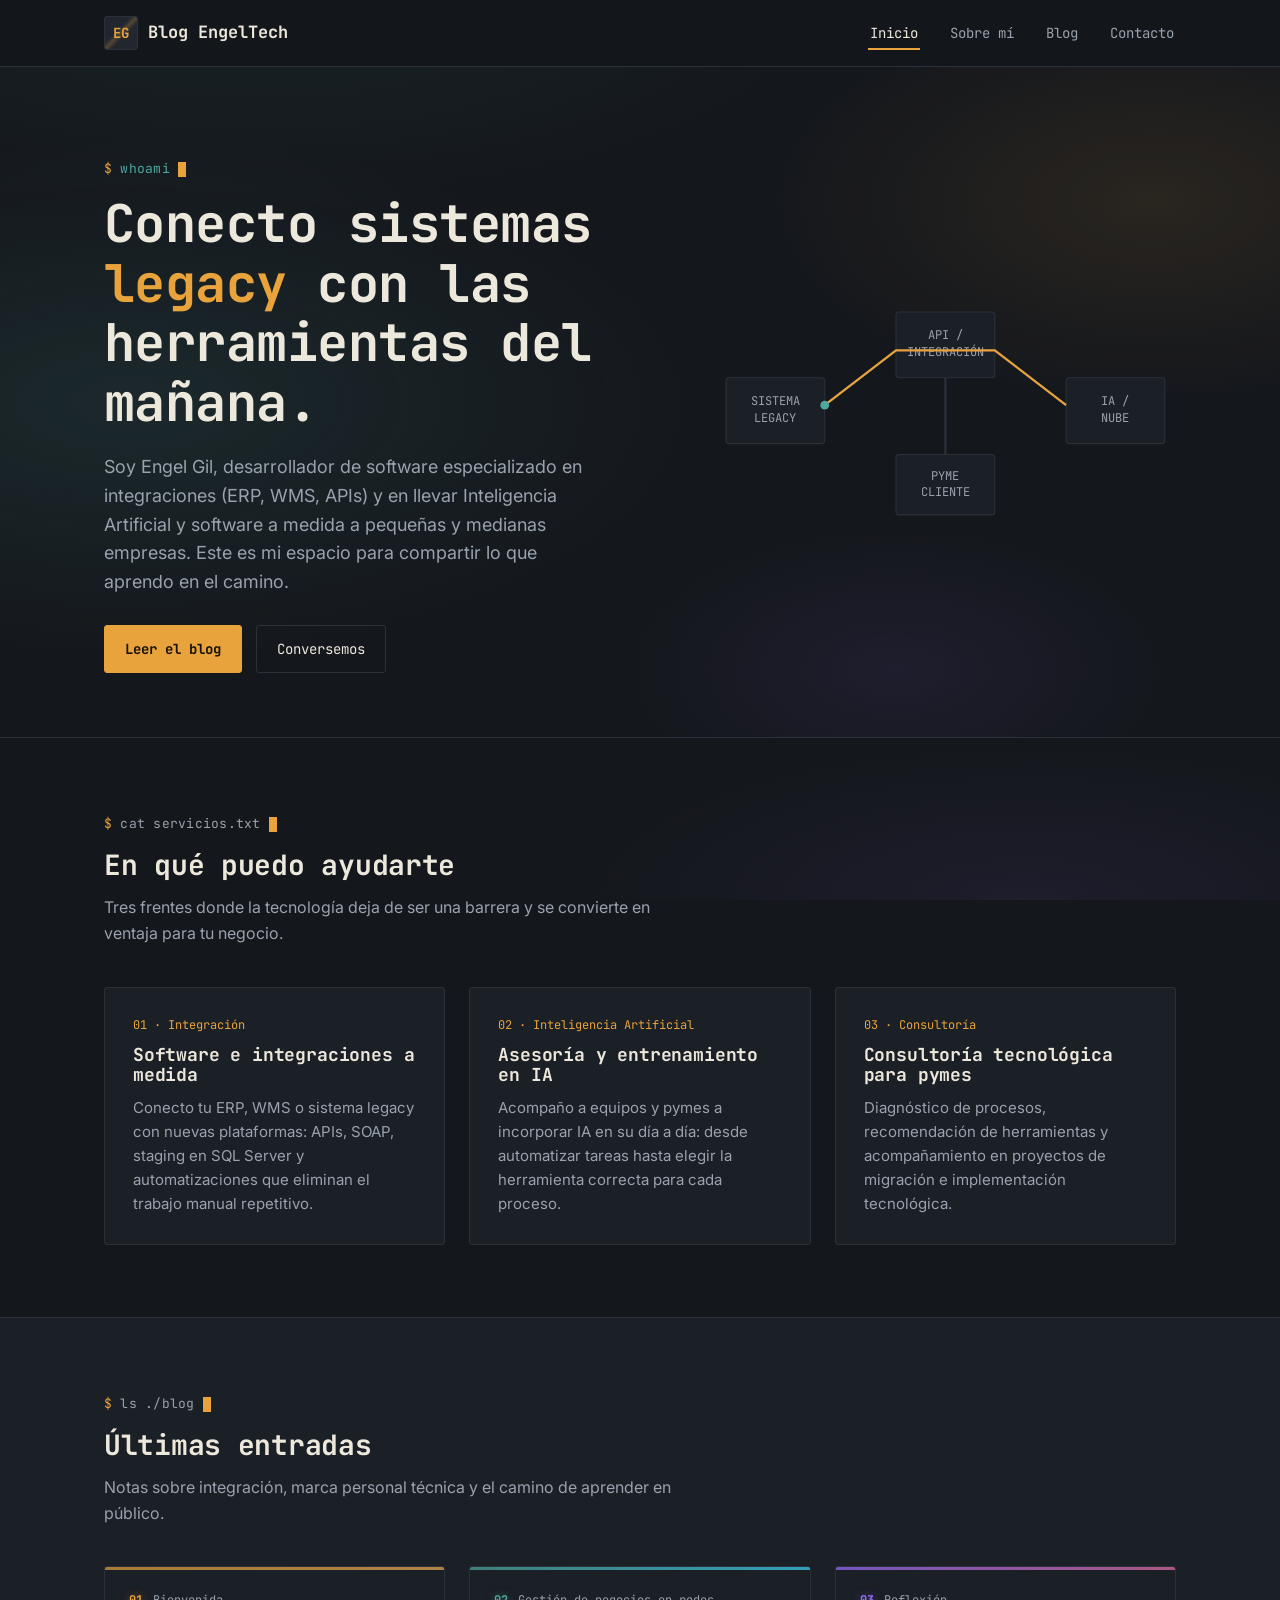
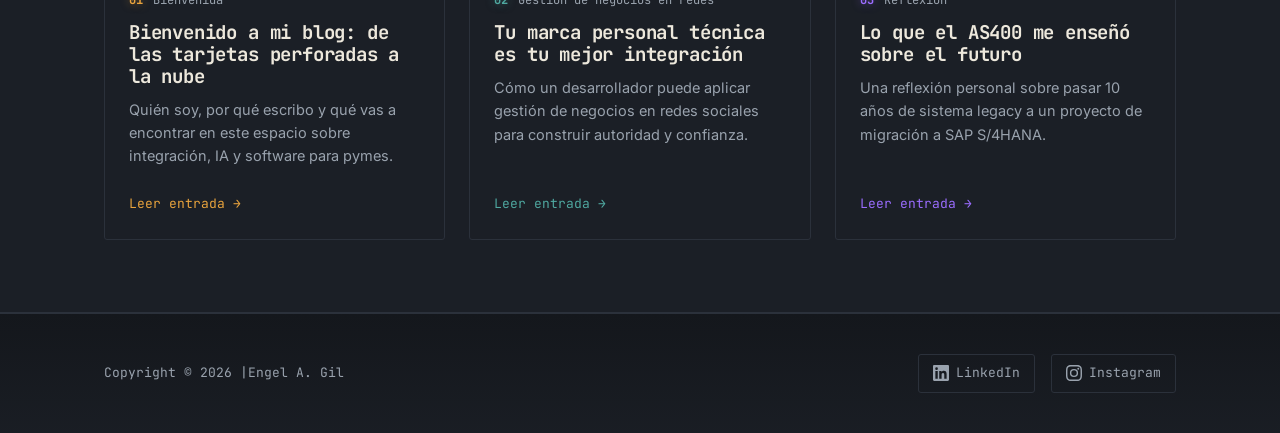
<file: index.html>
<!DOCTYPE html>
<html lang="es">
<head>
    <meta charset="UTF-8">
    <meta name="viewport" content="width=device-width, initial-scale=1.0">
    <title>Blog EngelTech </title>
    <meta name="description" content="Blog personal de Engel Gil: integración de sistemas, asesoría en Inteligencia Artificial y desarrollo de software a medida para pequeñas y medianas empresas.">
    <link rel="icon" href="assets/favicon.svg" type="image/svg+xml">
    <link rel="preconnect" href="https://fonts.googleapis.com">
    <link rel="preconnect" href="https://fonts.gstatic.com" crossorigin>
    <link href="https://fonts.googleapis.com/css2?family=JetBrains+Mono:wght@400;500;700&family=Inter:wght@400;500;600&display=swap" rel="stylesheet">
    <link rel="stylesheet" href="css/style.css">
</head>
<body>

  <header class="site-header">
    <nav class="nav">
      <a href="index.html" class="logo">
        <span class="logo-mark">EG</span>
        Blog EngelTech
      </a>
      <button class="nav-toggle" aria-label="Abrir menú" aria-expanded="false">☰</button>
      <ul class="nav-links">
        <li><a href="index.html" aria-current="page">Inicio</a></li>
        <li><a href="sobre-mi.html">Sobre mí</a></li>
        <li><a href="blog.html">Blog</a></li>
        <li><a href="contacto.html">Contacto</a></li>
      </ul>
    </nav>
  </header>

  <main>
    <!-- ================= HERO ================= -->
    <section class="hero">
      <div class="container hero-grid">
        <div>
          <p class="prompt">whoami<span class="cursor"></span></p>
          <h1>Conecto sistemas <span class="accent">legacy</span> con las herramientas del mañana.</h1>
          <p class="hero-lead">
            Soy Engel Gil, desarrollador de software especializado en integraciones (ERP, WMS, APIs)
            y en llevar Inteligencia Artificial y software a medida a pequeñas y medianas empresas.
            Este es mi espacio para compartir lo que aprendo en el camino.
          </p>
          <div class="hero-actions">
            <a href="blog.html" class="btn btn-primary">Leer el blog</a>
            <a href="contacto.html" class="btn btn-ghost">Conversemos</a>
          </div>
        </div>

        <div>
          <svg class="circuit" viewBox="0 0 420 220" role="img" aria-label="Diagrama que conecta un sistema heredado con una API y con la nube de Inteligencia Artificial">
            <rect class="node-box" x="10" y="80" width="90" height="60" rx="3"></rect>
            <text class="node-label" x="55" y="105" text-anchor="middle">SISTEMA</text>
            <text class="node-label" x="55" y="120" text-anchor="middle">LEGACY</text>

            <rect class="node-box" x="165" y="20" width="90" height="60" rx="3"></rect>
            <text class="node-label" x="210" y="45" text-anchor="middle">API /</text>
            <text class="node-label" x="210" y="60" text-anchor="middle">INTEGRACIÓN</text>

            <rect class="node-box" x="320" y="80" width="90" height="60" rx="3"></rect>
            <text class="node-label" x="365" y="105" text-anchor="middle">IA /</text>
            <text class="node-label" x="365" y="120" text-anchor="middle">NUBE</text>

            <rect class="node-box" x="165" y="150" width="90" height="55" rx="3"></rect>
            <text class="node-label" x="210" y="173" text-anchor="middle">PYME</text>
            <text class="node-label" x="210" y="188" text-anchor="middle">CLIENTE</text>

            <path id="line1" class="path-line" d="M100,105 L165,55"></path>
            <path id="line2" class="path-line" d="M255,55 L320,105"></path>
            <path id="line3" class="path-line" d="M210,80 L210,150"></path>

            <path class="path-draw" d="M100,105 L165,55 L255,55 L320,105" style="stroke-dasharray:340;"></path>

            <circle class="pulse" r="4" style="offset-path: path('M100,105 L165,55 L255,55 L320,105');"></circle>
          </svg>
        </div>
      </div>
    </section>

    <!-- ================= SERVICIOS / MARCA PERSONAL ================= -->
    <section class="section">
      <div class="container">
        <div class="section-head">
          <p class="prompt">cat servicios.txt<span class="cursor"></span></p>
          <h2>En qué puedo ayudarte</h2>
          <p>Tres frentes donde la tecnología deja de ser una barrera y se convierte en ventaja para tu negocio.</p>
        </div>

        <div class="services-grid">
          <div class="service-card">
            <span class="tag">01 · Integración</span>
            <h3>Software e integraciones a medida</h3>
            <p>Conecto tu ERP, WMS o sistema legacy con nuevas plataformas: APIs, SOAP, staging en SQL Server y automatizaciones que eliminan el trabajo manual repetitivo.</p>
          </div>
          <div class="service-card">
            <span class="tag">02 · Inteligencia Artificial</span>
            <h3>Asesoría y entrenamiento en IA</h3>
            <p>Acompaño a equipos y pymes a incorporar IA en su día a día: desde automatizar tareas hasta elegir la herramienta correcta para cada proceso.</p>
          </div>
          <div class="service-card">
            <span class="tag">03 · Consultoría</span>
            <h3>Consultoría tecnológica para pymes</h3>
            <p>Diagnóstico de procesos, recomendación de herramientas y acompañamiento en proyectos de migración e implementación tecnológica.</p>
          </div>
        </div>
      </div>
    </section>

    <!-- ================= ÚLTIMAS ENTRADAS ================= -->
    <section class="section section-alt">
      <div class="container">
        <div class="section-head">
          <p class="prompt">ls ./blog<span class="cursor"></span></p>
          <h2>Últimas entradas</h2>
          <p>Notas sobre integración, marca personal técnica y el camino de aprender en público.</p>
        </div>

        <div class="posts-grid">
          <article class="post-card">
            <div class="meta"><span class="num">01</span><span>Bienvenida</span></div>
            <h3><a href="posts/entrada-1-bienvenida.html">Bienvenido a mi blog: de las tarjetas perforadas a la nube</a></h3>
            <p>Quién soy, por qué escribo y qué vas a encontrar en este espacio sobre integración, IA y software para pymes.</p>
            <span class="read-more"><a href="posts/entrada-1-bienvenida.html">Leer entrada →</a></span>
          </article>

          <article class="post-card">
            <div class="meta"><span class="num">02</span><span>Gestión de negocios en redes</span></div>
            <h3><a href="posts/entrada-2-marca-personal-redes.html">Tu marca personal técnica es tu mejor integración</a></h3>
            <p>Cómo un desarrollador puede aplicar gestión de negocios en redes sociales para construir autoridad y confianza.</p>
            <span class="read-more"><a href="posts/entrada-2-marca-personal-redes.html">Leer entrada →</a></span>
          </article>

          <article class="post-card">
            <div class="meta"><span class="num">03</span><span>Reflexión</span></div>
            <h3><a href="posts/entrada-3-reflexion.html">Lo que el AS400 me enseñó sobre el futuro</a></h3>
            <p>Una reflexión personal sobre pasar 10 años de sistema legacy a un proyecto de migración a SAP S/4HANA.</p>
            <span class="read-more"><a href="posts/entrada-3-reflexion.html">Leer entrada →</a></span>
          </article>
        </div>
      </div>
    </section>
  </main>

  <footer class="site-footer">
      <div class="container footer-grid">
          <p>Copyright &copy; <span data-year></span> |Engel A. Gil </p>
          <div class="social-links">
              <a href="https://www.linkedin.com/in/engelgil/" target="_blank" rel="noopener" aria-label="LinkedIn">
                  <svg xmlns="http://www.w3.org/2000/svg" width="16" height="16" viewBox="0 0 24 24" fill="currentColor" aria-hidden="true">
                      <path d="M20.447 20.452H16.89v-5.569c0-1.328-.027-3.037-1.852-3.037-1.853 0-2.136 1.445-2.136 2.939v5.667H9.351V9h3.414v1.561h.046c.477-.9 1.637-1.85 3.37-1.85 3.601 0 4.267 2.37 4.267 5.455v6.286zM5.337 7.433a1.98 1.98 0 1 1 0-3.96 1.98 1.98 0 0 1 0 3.96zm1.782 13.019H3.555V9h3.564v11.452zM22.225 0H1.771C.792 0 0 .774 0 1.729v20.542C0 23.227.792 24 1.771 24h20.451C23.2 24 24 23.227 24 22.271V1.729C24 .774 23.2 0 22.222 0h.003z" />
                  </svg>
                  LinkedIn
              </a>
              <a href="https://www.instagram.com/ENGEL_GIL20" target="_blank" rel="noopener" aria-label="Instagram">
                  <svg xmlns="http://www.w3.org/2000/svg" width="16" height="16" viewBox="0 0 24 24" fill="currentColor" aria-hidden="true">
                      <path d="M12 2.163c3.204 0 3.584.012 4.85.07 1.366.062 2.633.336 3.608 1.311.975.975 1.249 2.242 1.311 3.608.058 1.266.07 1.646.07 4.85s-.012 3.584-.07 4.85c-.062 1.366-.336 2.633-1.311 3.608-.975.975-2.242 1.249-3.608 1.311-1.266.058-1.646.07-4.85.07s-3.584-.012-4.85-.07c-1.366-.062-2.633-.336-3.608-1.311-.975-.975-1.249-2.242-1.311-3.608C2.175 15.584 2.163 15.204 2.163 12s.012-3.584.07-4.85c.062-1.366.336-2.633 1.311-3.608.975-.975 2.242-1.249 3.608-1.311C8.416 2.175 8.796 2.163 12 2.163zm0-2.163C8.741 0 8.333.014 7.053.072 5.197.157 3.355.673 2.014 2.014.673 3.355.157 5.197.072 7.053.014 8.333 0 8.741 0 12c0 3.259.014 3.668.072 4.948.085 1.856.601 3.698 1.942 5.038 1.341 1.341 3.183 1.857 5.038 1.942C8.333 23.986 8.741 24 12 24s3.668-.014 4.948-.072c1.856-.085 3.698-.601 5.038-1.942 1.341-1.341 1.857-3.183 1.942-5.038C23.986 15.668 24 15.259 24 12s-.014-3.668-.072-4.948c-.085-1.856-.601-3.698-1.942-5.038C20.646.673 18.804.157 16.948.072 15.668.014 15.259 0 12 0zm0 5.838a6.162 6.162 0 1 0 0 12.324 6.162 6.162 0 0 0 0-12.324zm0 10.162a4 4 0 1 1 0-8 4 4 0 0 1 0 8zm6.406-11.845a1.44 1.44 0 1 0 0 2.881 1.44 1.44 0 0 0 0-2.881z" />
                  </svg>
                  Instagram
              </a>
          </div>
      </div>
  </footer>

  <script src="js/main.js"></script>
</body>
</html>
</file>
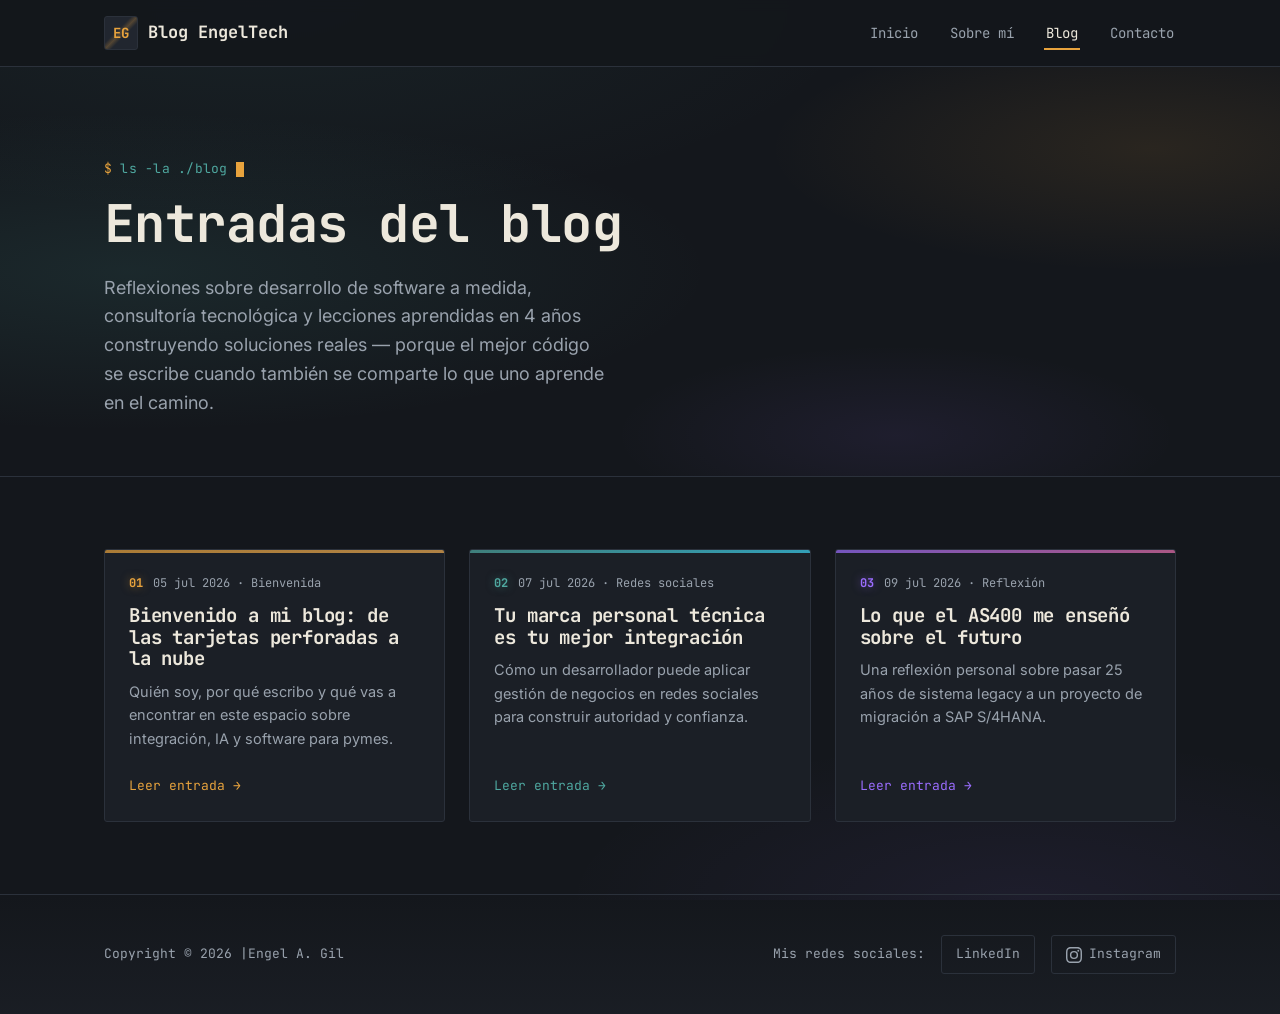
<file: blog.html>
<!DOCTYPE html>
<html lang="es">
<head>
  <meta charset="UTF-8">
  <meta name="viewport" content="width=device-width, initial-scale=1.0">
  <title>Blog EngelTech </title>
  <meta name="description" content="Entradas de blog sobre integración de sistemas, marca personal técnica y reflexiones de un desarrollador de software.">
  <link rel="icon" href="assets/favicon.svg" type="image/svg+xml">
  <link rel="preconnect" href="https://fonts.googleapis.com">
  <link rel="preconnect" href="https://fonts.gstatic.com" crossorigin>
  <link href="https://fonts.googleapis.com/css2?family=JetBrains+Mono:wght@400;500;700&family=Inter:wght@400;500;600&display=swap" rel="stylesheet">
  <link rel="stylesheet" href="css/style.css">
</head>
<body>

  <header class="site-header">
    <nav class="nav">
      <a href="index.html" class="logo">
        <span class="logo-mark">EG</span>
        Blog EngelTech
      </a>
      <button class="nav-toggle" aria-label="Abrir menú" aria-expanded="false">☰</button>
      <ul class="nav-links">
        <li><a href="index.html">Inicio</a></li>
        <li><a href="sobre-mi.html">Sobre mí</a></li>
        <li><a href="blog.html" aria-current="page">Blog</a></li>
        <li><a href="contacto.html">Contacto</a></li>
      </ul>
    </nav>
  </header>

  <main>
    <section class="hero" style="padding-bottom: 40px;">
      <div class="container">
        <p class="prompt">ls -la ./blog<span class="cursor"></span></p>
        <h1>Entradas del blog</h1>
        <p class="hero-lead">
          Reflexiones sobre desarrollo de software a medida, consultoría tecnológica y lecciones
          aprendidas en 4 años construyendo soluciones reales — porque el mejor código se escribe
          cuando también se comparte lo que uno aprende en el camino.
        </p>
      </div>
    </section>

    <section class="section">
      <div class="container">
        <div class="posts-grid">
          <article class="post-card">
            <div class="meta"><span class="num">01</span><span>05 jul 2026 · Bienvenida</span></div>
            <h3><a href="posts/entrada-1-bienvenida.html">Bienvenido a mi blog: de las tarjetas perforadas a la nube</a></h3>
            <p>Quién soy, por qué escribo y qué vas a encontrar en este espacio sobre integración, IA y software para pymes.</p>
            <span class="read-more"><a href="posts/entrada-1-bienvenida.html">Leer entrada →</a></span>
          </article>

          <article class="post-card">
            <div class="meta"><span class="num">02</span><span>07 jul 2026 · Redes sociales</span></div>
            <h3><a href="posts/entrada-2-marca-personal-redes.html">Tu marca personal técnica es tu mejor integración</a></h3>
            <p>Cómo un desarrollador puede aplicar gestión de negocios en redes sociales para construir autoridad y confianza.</p>
            <span class="read-more"><a href="posts/entrada-2-marca-personal-redes.html">Leer entrada →</a></span>
          </article>

          <article class="post-card">
            <div class="meta"><span class="num">03</span><span>09 jul 2026 · Reflexión</span></div>
            <h3><a href="posts/entrada-3-reflexion.html">Lo que el AS400 me enseñó sobre el futuro</a></h3>
            <p>Una reflexión personal sobre pasar 25 años de sistema legacy a un proyecto de migración a SAP S/4HANA.</p>
            <span class="read-more"><a href="posts/entrada-3-reflexion.html">Leer entrada →</a></span>
          </article>
        </div>
      </div>
    </section>
  </main>

  <footer class="site-footer">
      <div class="container footer-grid">
          <p>Copyright &copy; <span data-year></span> |Engel A. Gil </p>
          <div class="social-links">
              <span>Mis redes sociales:</span>
              <a href="https://www.linkedin.com/in/engelgil/"
                <svg xmlns="http://www.w3.org/2000/svg" width="16" height="16" viewBox="0 0 24 24" fill="currentColor" aria-hidden="true">
                  <path d="M20.447 20.452H16.89v-5.569c0-1.328-.027-3.037-1.852-3.037-1.853 0-2.136 1.445-2.136 2.939v5.667H9.351V9h3.414v1.561h.046c.477-.9 1.637-1.85 3.37-1.85 3.601 0 4.267 2.37 4.267 5.455v6.286zM5.337 7.433a1.98 1.98 0 1 1 0-3.96 1.98 1.98 0 0 1 0 3.96zm1.782 13.019H3.555V9h3.564v11.452zM22.225 0H1.771C.792 0 0 .774 0 1.729v20.542C0 23.227.792 24 1.771 24h20.451C23.2 24 24 23.227 24 22.271V1.729C24 .774 23.2 0 22.222 0h.003z"/>
                </svg>
                LinkedIn
              </a>
              <a href="https://www.instagram.com/ENGEL_GIL20" target="_blank" rel="noopener" aria-label="Instagram">
                <svg xmlns="http://www.w3.org/2000/svg" width="16" height="16" viewBox="0 0 24 24" fill="currentColor" aria-hidden="true">
                  <path d="M12 2.163c3.204 0 3.584.012 4.85.07 1.366.062 2.633.336 3.608 1.311.975.975 1.249 2.242 1.311 3.608.058 1.266.07 1.646.07 4.85s-.012 3.584-.07 4.85c-.062 1.366-.336 2.633-1.311 3.608-.975.975-2.242 1.249-3.608 1.311-1.266.058-1.646.07-4.85.07s-3.584-.012-4.85-.07c-1.366-.062-2.633-.336-3.608-1.311-.975-.975-1.249-2.242-1.311-3.608C2.175 15.584 2.163 15.204 2.163 12s.012-3.584.07-4.85c.062-1.366.336-2.633 1.311-3.608.975-.975 2.242-1.249 3.608-1.311C8.416 2.175 8.796 2.163 12 2.163zm0-2.163C8.741 0 8.333.014 7.053.072 5.197.157 3.355.673 2.014 2.014.673 3.355.157 5.197.072 7.053.014 8.333 0 8.741 0 12c0 3.259.014 3.668.072 4.948.085 1.856.601 3.698 1.942 5.038 1.341 1.341 3.183 1.857 5.038 1.942C8.333 23.986 8.741 24 12 24s3.668-.014 4.948-.072c1.856-.085 3.698-.601 5.038-1.942 1.341-1.341 1.857-3.183 1.942-5.038C23.986 15.668 24 15.259 24 12s-.014-3.668-.072-4.948c-.085-1.856-.601-3.698-1.942-5.038C20.646.673 18.804.157 16.948.072 15.668.014 15.259 0 12 0zm0 5.838a6.162 6.162 0 1 0 0 12.324 6.162 6.162 0 0 0 0-12.324zm0 10.162a4 4 0 1 1 0-8 4 4 0 0 1 0 8zm6.406-11.845a1.44 1.44 0 1 0 0 2.881 1.44 1.44 0 0 0 0-2.881z"/>
                </svg>
                Instagram
              </a>
          </div>
      </div>
  </footer>

  <script src="js/main.js"></script>
</body>
</html>
</file>
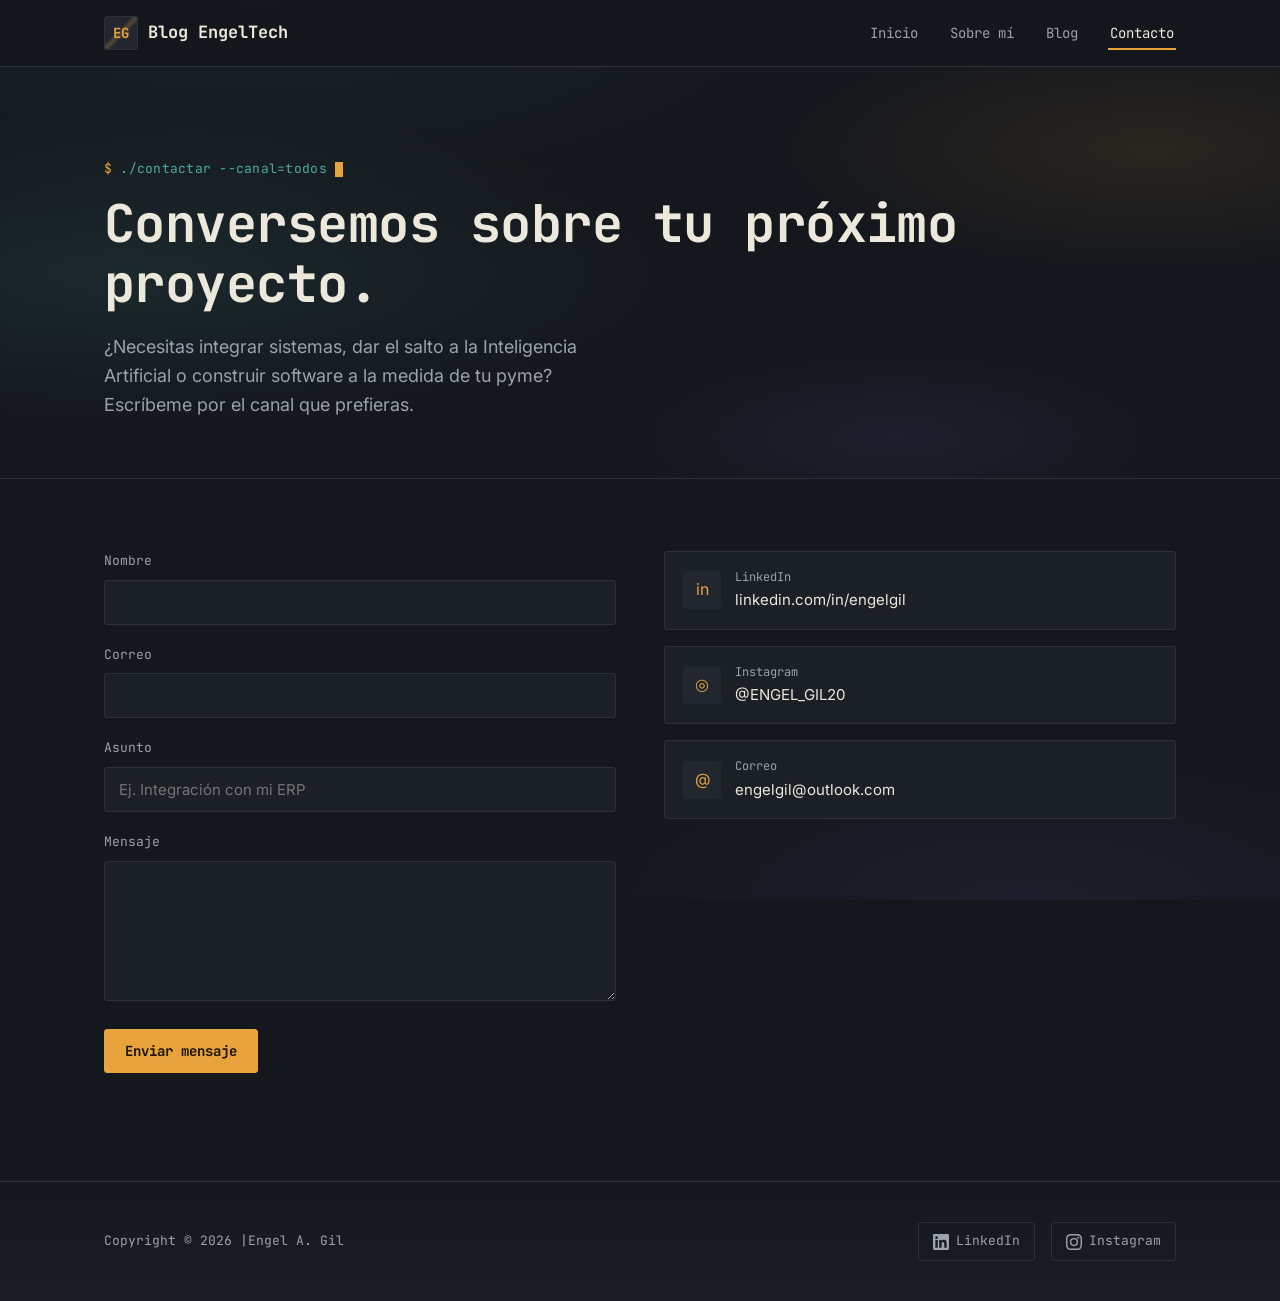
<file: contacto.html>
<!DOCTYPE html>
<html lang="es">
<head>
    <meta charset="UTF-8">
    <meta name="viewport" content="width=device-width, initial-scale=1.0">
    <title>Blog EngelTech </title>
    <meta name="description" content="Contacta a Engel Gil para proyectos de integración, asesoría en Inteligencia Artificial o desarrollo de software a medida.">
    <link rel="icon" href="assets/favicon.svg" type="image/svg+xml">
    <link rel="preconnect" href="https://fonts.googleapis.com">
    <link rel="preconnect" href="https://fonts.gstatic.com" crossorigin>
    <link href="https://fonts.googleapis.com/css2?family=JetBrains+Mono:wght@400;500;700&family=Inter:wght@400;500;600&display=swap" rel="stylesheet">
    <link rel="stylesheet" href="css/style.css">
</head>
<body>

  <header class="site-header">
    <nav class="nav">
      <a href="index.html" class="logo">
        <span class="logo-mark">EG</span>
        Blog EngelTech
      </a>
      <button class="nav-toggle" aria-label="Abrir menú" aria-expanded="false">☰</button>
      <ul class="nav-links">
        <li><a href="index.html">Inicio</a></li>
        <li><a href="sobre-mi.html">Sobre mí</a></li>
        <li><a href="blog.html">Blog</a></li>
        <li><a href="contacto.html" aria-current="page">Contacto</a></li>
      </ul>
    </nav>
  </header>

  <main>
    <section class="hero" style="padding-bottom: 40px;">
      <div class="container">
        <p class="prompt">./contactar --canal=todos<span class="cursor"></span></p>
        <h1>Conversemos sobre tu próximo proyecto.</h1>
        <p class="hero-lead">
          ¿Necesitas integrar sistemas, dar el salto a la Inteligencia Artificial o construir software
          a la medida de tu pyme? Escríbeme por el canal que prefieras.
        </p>
      </div>
    </section>

    <section class="section">
      <div class="container contact-grid">
        <form id="contact-form" novalidate>
          <div class="field">
            <label for="contact-name">Nombre</label>
            <input type="text" id="contact-name" name="nombre" required>
          </div>
          <div class="field">
            <label for="contact-email">Correo</label>
            <input type="email" id="contact-email" name="correo" required>
          </div>
          <div class="field">
            <label for="contact-subject">Asunto</label>
            <input type="text" id="contact-subject" name="asunto" placeholder="Ej. Integración con mi ERP">
          </div>
          <div class="field">
            <label for="contact-message">Mensaje</label>
            <textarea id="contact-message" name="mensaje" required></textarea>
          </div>
          <button type="submit" class="btn btn-primary">Enviar mensaje</button>
          <p class="form-status" id="form-status" role="status"></p>
        </form>

        <div class="contact-channels">
          <a class="channel" href="https://www.linkedin.com/in/engelgil/" target="_blank" rel="noopener">
            <span class="channel-icon">in</span>
            <span>
              <span class="label">LinkedIn</span>
              <span class="value">linkedin.com/in/engelgil</span>
            </span>
          </a>
          <a class="channel" href="https://www.instagram.com/ENGEL_GIL20" target="_blank" rel="noopener">
            <span class="channel-icon">◎</span>
            <span>
              <span class="label">Instagram</span>
              <span class="value">@ENGEL_GIL20</span>
            </span>
          </a>
          <div class="channel">
            <span class="channel-icon">@</span>
            <span>
              <span class="label">Correo</span>
              <span class="value">engelgil@outlook.com</span>
            </span>
          </div>
        </div>
      </div>
    </section>
  </main>

  <footer class="site-footer">
      <div class="container footer-grid">
          <p>Copyright &copy; <span data-year></span> |Engel A. Gil </p>
          <div class="social-links">
              <a href="https://www.linkedin.com/in/engelgil/" target="_blank" rel="noopener" aria-label="LinkedIn">
                  <svg xmlns="http://www.w3.org/2000/svg" width="16" height="16" viewBox="0 0 24 24" fill="currentColor" aria-hidden="true">
                      <path d="M20.447 20.452H16.89v-5.569c0-1.328-.027-3.037-1.852-3.037-1.853 0-2.136 1.445-2.136 2.939v5.667H9.351V9h3.414v1.561h.046c.477-.9 1.637-1.85 3.37-1.85 3.601 0 4.267 2.37 4.267 5.455v6.286zM5.337 7.433a1.98 1.98 0 1 1 0-3.96 1.98 1.98 0 0 1 0 3.96zm1.782 13.019H3.555V9h3.564v11.452zM22.225 0H1.771C.792 0 0 .774 0 1.729v20.542C0 23.227.792 24 1.771 24h20.451C23.2 24 24 23.227 24 22.271V1.729C24 .774 23.2 0 22.222 0h.003z" />
                  </svg>
                  LinkedIn
              </a>
              <a href="https://www.instagram.com/ENGEL_GIL20" target="_blank" rel="noopener" aria-label="Instagram">
                  <svg xmlns="http://www.w3.org/2000/svg" width="16" height="16" viewBox="0 0 24 24" fill="currentColor" aria-hidden="true">
                      <path d="M12 2.163c3.204 0 3.584.012 4.85.07 1.366.062 2.633.336 3.608 1.311.975.975 1.249 2.242 1.311 3.608.058 1.266.07 1.646.07 4.85s-.012 3.584-.07 4.85c-.062 1.366-.336 2.633-1.311 3.608-.975.975-2.242 1.249-3.608 1.311-1.266.058-1.646.07-4.85.07s-3.584-.012-4.85-.07c-1.366-.062-2.633-.336-3.608-1.311-.975-.975-1.249-2.242-1.311-3.608C2.175 15.584 2.163 15.204 2.163 12s.012-3.584.07-4.85c.062-1.366.336-2.633 1.311-3.608.975-.975 2.242-1.249 3.608-1.311C8.416 2.175 8.796 2.163 12 2.163zm0-2.163C8.741 0 8.333.014 7.053.072 5.197.157 3.355.673 2.014 2.014.673 3.355.157 5.197.072 7.053.014 8.333 0 8.741 0 12c0 3.259.014 3.668.072 4.948.085 1.856.601 3.698 1.942 5.038 1.341 1.341 3.183 1.857 5.038 1.942C8.333 23.986 8.741 24 12 24s3.668-.014 4.948-.072c1.856-.085 3.698-.601 5.038-1.942 1.341-1.341 1.857-3.183 1.942-5.038C23.986 15.668 24 15.259 24 12s-.014-3.668-.072-4.948c-.085-1.856-.601-3.698-1.942-5.038C20.646.673 18.804.157 16.948.072 15.668.014 15.259 0 12 0zm0 5.838a6.162 6.162 0 1 0 0 12.324 6.162 6.162 0 0 0 0-12.324zm0 10.162a4 4 0 1 1 0-8 4 4 0 0 1 0 8zm6.406-11.845a1.44 1.44 0 1 0 0 2.881 1.44 1.44 0 0 0 0-2.881z" />
                  </svg>
                  Instagram
              </a>
          </div>
      </div>
  </footer>

  <script src="js/main.js"></script>
</body>
</html>
</file>
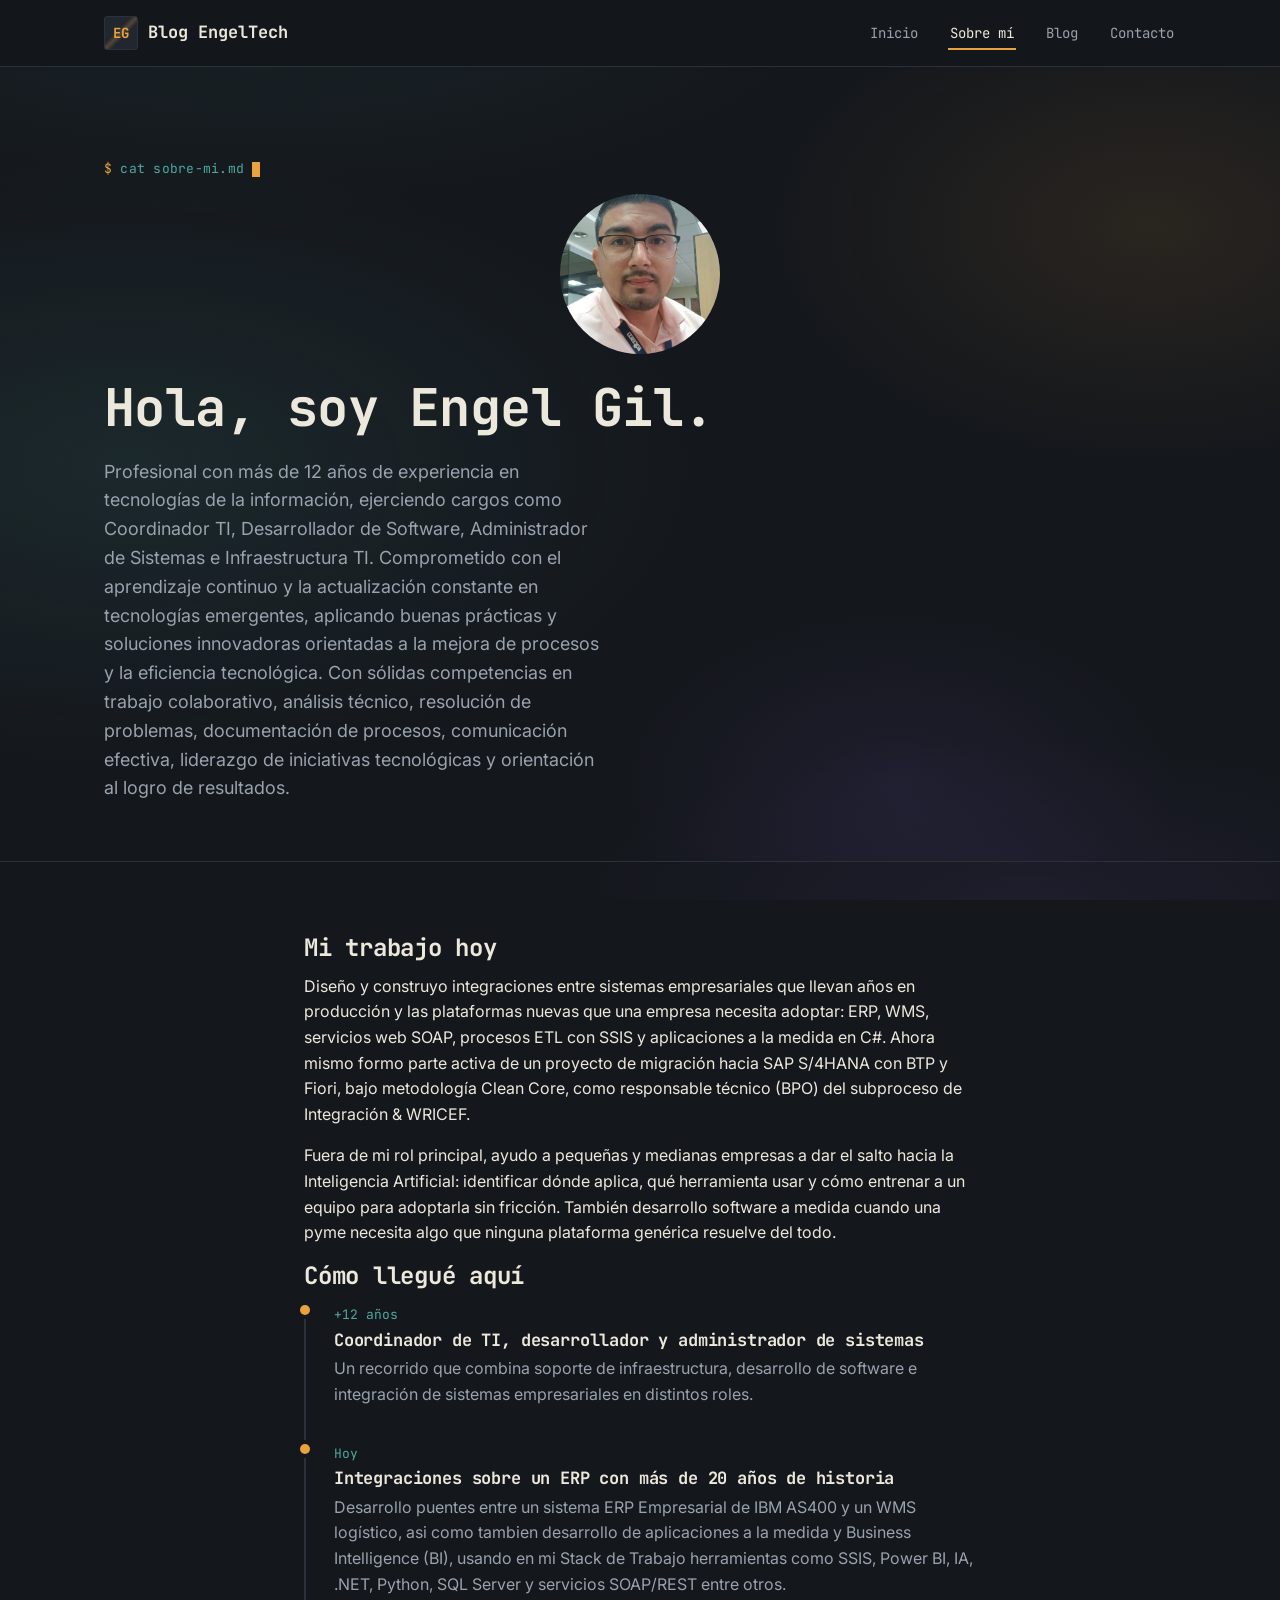
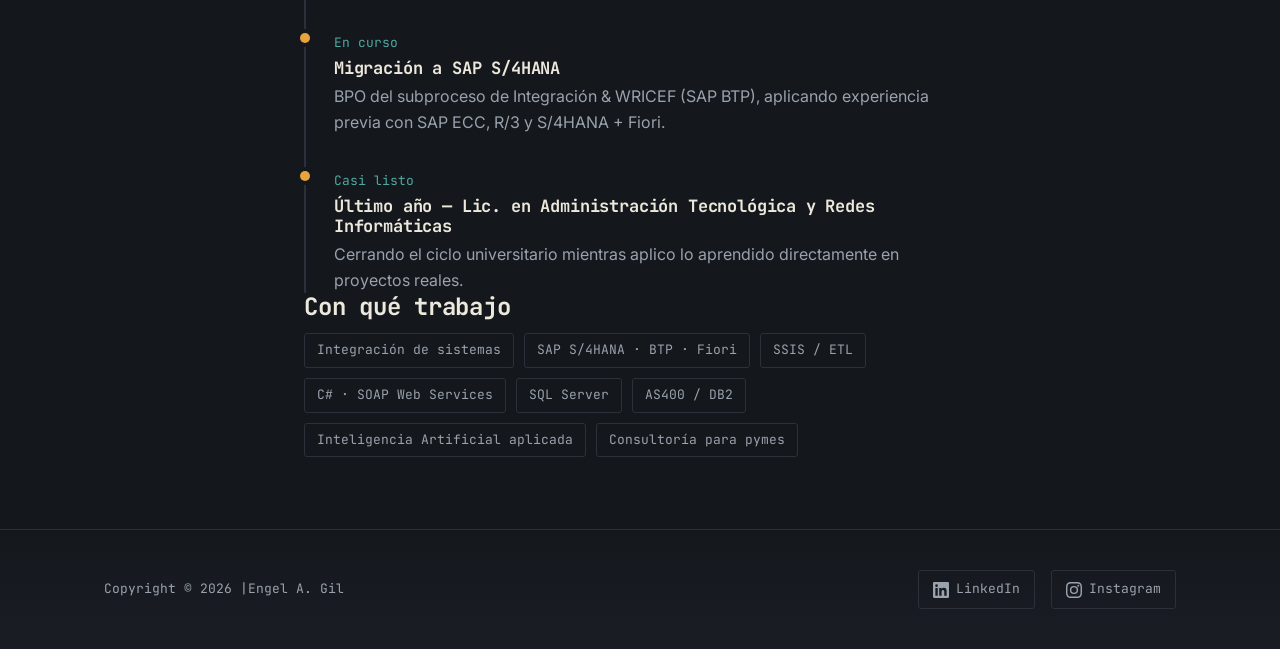
<file: sobre-mi.html>
<!DOCTYPE html>
<html lang="es">
<head>
    <meta charset="UTF-8">
    <meta name="viewport" content="width=device-width, initial-scale=1.0">
    <title>Blog EngelTech </title>
    <meta name="description" content="Conoce a Engel Gil: desarrollador de software con más de 12 años de experiencia en integración de sistemas, ERP e Inteligencia Artificial.">
    <link rel="icon" href="assets/favicon.svg" type="image/svg+xml">
    <link rel="preconnect" href="https://fonts.googleapis.com">
    <link rel="preconnect" href="https://fonts.gstatic.com" crossorigin>
    <link href="https://fonts.googleapis.com/css2?family=JetBrains+Mono:wght@400;500;700&family=Inter:wght@400;500;600&display=swap" rel="stylesheet">
    <link rel="stylesheet" href="css/style.css">
</head>
<body>

  <header class="site-header">
    <nav class="nav">
      <a href="index.html" class="logo">
        <span class="logo-mark">EG</span>
        Blog EngelTech
      </a>
      <button class="nav-toggle" aria-label="Abrir menú" aria-expanded="false">☰</button>
      <ul class="nav-links">
        <li><a href="index.html">Inicio</a></li>
        <li><a href="sobre-mi.html" aria-current="page">Sobre mí</a></li>
        <li><a href="blog.html">Blog</a></li>
        <li><a href="contacto.html">Contacto</a></li>
      </ul>
    </nav>
  </header>

  <main>
    <section class="hero" style="padding-bottom: 40px;">
      <div class="container">
        <p class="prompt">cat sobre-mi.md<span class="cursor"></span></p>
        <img src="img/fotoEngel.jpg" alt="Foto de Engel Gil" class="profile-photo" style="width:160px;height:160px;border-radius:50%;object-fit:cover;display:block;margin:0 auto 1.5rem;">
        <h1>Hola, soy Engel Gil.</h1>
        <p class="hero-lead">
            Profesional con más de 12 años de experiencia en tecnologías de la información, ejerciendo cargos como Coordinador TI, Desarrollador de Software, Administrador de Sistemas e Infraestructura TI. Comprometido con el aprendizaje continuo y la actualización constante en tecnologías emergentes, aplicando buenas prácticas y soluciones innovadoras orientadas a la mejora de procesos y la eficiencia tecnológica. Con sólidas competencias en trabajo colaborativo, análisis técnico, resolución de problemas, documentación de procesos, comunicación efectiva, liderazgo de iniciativas tecnológicas y orientación al logro de resultados.
        </p>
      </div>
    </section>

    <section class="section">
      <div class="container" style="max-width: 72ch;">
        <h2>Mi trabajo hoy</h2>
        <p>
          Diseño y construyo integraciones entre sistemas empresariales que llevan años en producción
          y las plataformas nuevas que una empresa necesita adoptar: ERP, WMS, servicios web SOAP,
          procesos ETL con SSIS y aplicaciones a la medida en C#. Ahora mismo formo parte activa de un
          proyecto de migración hacia SAP S/4HANA con BTP y Fiori, bajo metodología Clean Core, como
          responsable técnico (BPO) del subproceso de Integración &amp; WRICEF.
        </p>
        <p>
          Fuera de mi rol principal, ayudo a pequeñas y medianas empresas a dar el salto hacia la
          Inteligencia Artificial: identificar dónde aplica, qué herramienta usar y cómo entrenar a un
          equipo para adoptarla sin fricción. También desarrollo software a medida cuando una pyme
          necesita algo que ninguna plataforma genérica resuelve del todo.
        </p>

        <h2>Cómo llegué aquí</h2>
        <div class="timeline">
          <div class="timeline-item">
            <span class="year">+12 años</span>
            <h3>Coordinador de TI, desarrollador y administrador de sistemas</h3>
            <p>Un recorrido que combina soporte de infraestructura, desarrollo de software e integración de sistemas empresariales en distintos roles.</p>
          </div>
          <div class="timeline-item">
            <span class="year">Hoy</span>
            <h3>Integraciones sobre un ERP con más de 20 años de historia</h3>
            <p>Desarrollo puentes entre un sistema ERP Empresarial de IBM AS400 y un WMS logístico, asi como tambien desarrollo de aplicaciones a la medida y Business Intelligence (BI), usando en mi Stack de Trabajo herramientas como SSIS, Power BI, IA, .NET, Python, SQL Server y servicios SOAP/REST entre otros.</p>
          </div>
          <div class="timeline-item">
            <span class="year">En curso</span>
            <h3>Migración a SAP S/4HANA</h3>
            <p>BPO del subproceso de Integración &amp; WRICEF (SAP BTP), aplicando experiencia previa con SAP ECC, R/3 y S/4HANA + Fiori.</p>
          </div>
          <div class="timeline-item">
            <span class="year">Casi listo</span>
            <h3>
                Último año — Lic. en Administración Tecnológica y Redes Informáticas
            </h3>
            <p>Cerrando el ciclo universitario mientras aplico lo aprendido directamente en proyectos reales.</p>
          </div>
        </div>

        <h2>Con qué trabajo</h2>
        <div class="tag-list">
          <span class="skill-tag">Integración de sistemas</span>
          <span class="skill-tag">SAP S/4HANA · BTP · Fiori</span>
          <span class="skill-tag">SSIS / ETL</span>
          <span class="skill-tag">C# · SOAP Web Services</span>
          <span class="skill-tag">SQL Server</span>
          <span class="skill-tag">AS400 / DB2</span>
          <span class="skill-tag">Inteligencia Artificial aplicada</span>
          <span class="skill-tag">Consultoría para pymes</span>
        </div>
      </div>
    </section>
  </main>

  <footer class="site-footer">
      <div class="container footer-grid">
          <p>Copyright &copy; <span data-year></span> |Engel A. Gil </p>
          <div class="social-links">
              <a href="https://www.linkedin.com/in/engelgil/" target="_blank" rel="noopener" aria-label="LinkedIn">
                  <svg xmlns="http://www.w3.org/2000/svg" width="16" height="16" viewBox="0 0 24 24" fill="currentColor" aria-hidden="true">
                      <path d="M20.447 20.452H16.89v-5.569c0-1.328-.027-3.037-1.852-3.037-1.853 0-2.136 1.445-2.136 2.939v5.667H9.351V9h3.414v1.561h.046c.477-.9 1.637-1.85 3.37-1.85 3.601 0 4.267 2.37 4.267 5.455v6.286zM5.337 7.433a1.98 1.98 0 1 1 0-3.96 1.98 1.98 0 0 1 0 3.96zm1.782 13.019H3.555V9h3.564v11.452zM22.225 0H1.771C.792 0 0 .774 0 1.729v20.542C0 23.227.792 24 1.771 24h20.451C23.2 24 24 23.227 24 22.271V1.729C24 .774 23.2 0 22.222 0h.003z" />
                  </svg>
                  LinkedIn
              </a>
              <a href="https://www.instagram.com/ENGEL_GIL20" target="_blank" rel="noopener" aria-label="Instagram">
                  <svg xmlns="http://www.w3.org/2000/svg" width="16" height="16" viewBox="0 0 24 24" fill="currentColor" aria-hidden="true">
                      <path d="M12 2.163c3.204 0 3.584.012 4.85.07 1.366.062 2.633.336 3.608 1.311.975.975 1.249 2.242 1.311 3.608.058 1.266.07 1.646.07 4.85s-.012 3.584-.07 4.85c-.062 1.366-.336 2.633-1.311 3.608-.975.975-2.242 1.249-3.608 1.311-1.266.058-1.646.07-4.85.07s-3.584-.012-4.85-.07c-1.366-.062-2.633-.336-3.608-1.311-.975-.975-1.249-2.242-1.311-3.608C2.175 15.584 2.163 15.204 2.163 12s.012-3.584.07-4.85c.062-1.366.336-2.633 1.311-3.608.975-.975 2.242-1.249 3.608-1.311C8.416 2.175 8.796 2.163 12 2.163zm0-2.163C8.741 0 8.333.014 7.053.072 5.197.157 3.355.673 2.014 2.014.673 3.355.157 5.197.072 7.053.014 8.333 0 8.741 0 12c0 3.259.014 3.668.072 4.948.085 1.856.601 3.698 1.942 5.038 1.341 1.341 3.183 1.857 5.038 1.942C8.333 23.986 8.741 24 12 24s3.668-.014 4.948-.072c1.856-.085 3.698-.601 5.038-1.942 1.341-1.341 1.857-3.183 1.942-5.038C23.986 15.668 24 15.259 24 12s-.014-3.668-.072-4.948c-.085-1.856-.601-3.698-1.942-5.038C20.646.673 18.804.157 16.948.072 15.668.014 15.259 0 12 0zm0 5.838a6.162 6.162 0 1 0 0 12.324 6.162 6.162 0 0 0 0-12.324zm0 10.162a4 4 0 1 1 0-8 4 4 0 0 1 0 8zm6.406-11.845a1.44 1.44 0 1 0 0 2.881 1.44 1.44 0 0 0 0-2.881z" />
                  </svg>
                  Instagram
              </a>
          </div>
      </div>
  </footer>

  <script src="js/main.js"></script>
</body>
</html>
</file>
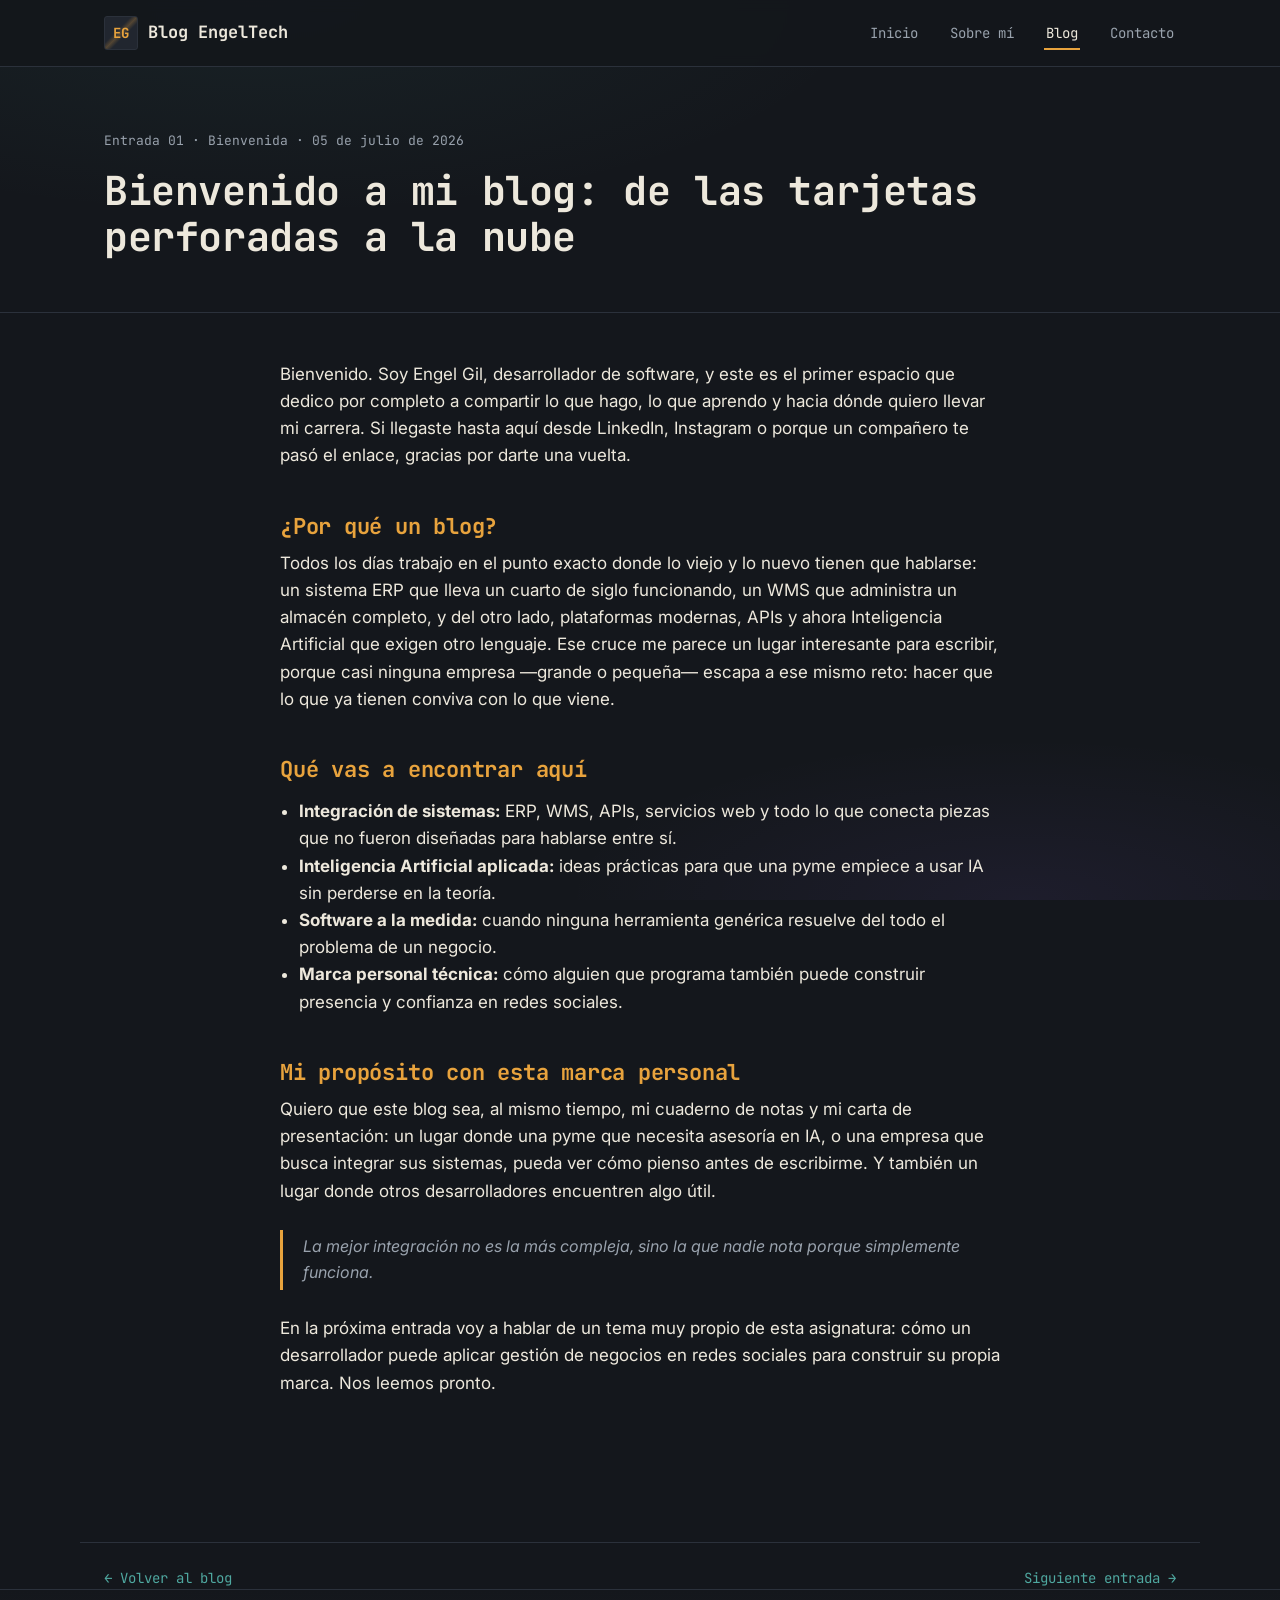
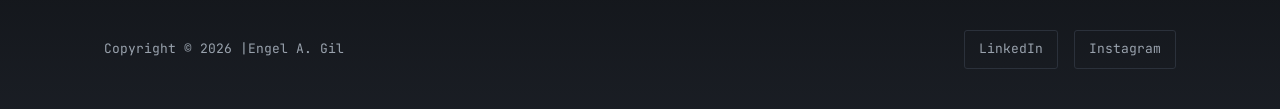
<file: posts/entrada-1-bienvenida.html>
<!DOCTYPE html>
<html lang="es">
<head>
    <meta charset="UTF-8">
    <meta name="viewport" content="width=device-width, initial-scale=1.0">
    <title>Blog EngelTech </title>
    <meta name="description" content="Entrada de bienvenida al blog personal de Engel Gil sobre integración de sistemas, IA y software para pymes.">
    <link rel="icon" href="../assets/favicon.svg" type="image/svg+xml">
    <link rel="preconnect" href="https://fonts.googleapis.com">
    <link rel="preconnect" href="https://fonts.gstatic.com" crossorigin>
    <link href="https://fonts.googleapis.com/css2?family=JetBrains+Mono:wght@400;500;700&family=Inter:wght@400;500;600&display=swap" rel="stylesheet">
    <link rel="stylesheet" href="../css/style.css">
</head>
<body>

  <header class="site-header">
    <nav class="nav">
      <a href="../index.html" class="logo">
        <span class="logo-mark">EG</span>
        Blog EngelTech
      </a>
      <button class="nav-toggle" aria-label="Abrir menú" aria-expanded="false">☰</button>
      <ul class="nav-links">
        <li><a href="../index.html">Inicio</a></li>
        <li><a href="../sobre-mi.html">Sobre mí</a></li>
        <li><a href="../blog.html" aria-current="page">Blog</a></li>
        <li><a href="../contacto.html">Contacto</a></li>
      </ul>
    </nav>
  </header>

  <main>
    <header class="post-header">
      <div class="container">
        <p class="meta">Entrada 01 · Bienvenida · 05 de julio de 2026</p>
        <h1>Bienvenido a mi blog: de las tarjetas perforadas a la nube</h1>
      </div>
    </header>

    <article class="post-body container">
      <p>
        Bienvenido. Soy Engel Gil, desarrollador de software, y este es el primer espacio que dedico
        por completo a compartir lo que hago, lo que aprendo y hacia dónde quiero llevar mi carrera.
        Si llegaste hasta aquí desde LinkedIn, Instagram o porque un compañero te pasó el enlace,
        gracias por darte una vuelta.
      </p>

      <h2>¿Por qué un blog?</h2>
      <p>
        Todos los días trabajo en el punto exacto donde lo viejo y lo nuevo tienen que hablarse:
        un sistema ERP que lleva un cuarto de siglo funcionando, un WMS que administra un almacén
        completo, y del otro lado, plataformas modernas, APIs y ahora Inteligencia Artificial que
        exigen otro lenguaje. Ese cruce me parece un lugar interesante para escribir, porque casi
        ninguna empresa —grande o pequeña— escapa a ese mismo reto: hacer que lo que ya tienen
        conviva con lo que viene.
      </p>

      <h2>Qué vas a encontrar aquí</h2>
      <ul>
        <li><strong>Integración de sistemas:</strong> ERP, WMS, APIs, servicios web y todo lo que conecta piezas que no fueron diseñadas para hablarse entre sí.</li>
        <li><strong>Inteligencia Artificial aplicada:</strong> ideas prácticas para que una pyme empiece a usar IA sin perderse en la teoría.</li>
        <li><strong>Software a la medida:</strong> cuando ninguna herramienta genérica resuelve del todo el problema de un negocio.</li>
        <li><strong>Marca personal técnica:</strong> cómo alguien que programa también puede construir presencia y confianza en redes sociales.</li>
      </ul>

      <h2>Mi propósito con esta marca personal</h2>
      <p>
        Quiero que este blog sea, al mismo tiempo, mi cuaderno de notas y mi carta de presentación:
        un lugar donde una pyme que necesita asesoría en IA, o una empresa que busca integrar sus
        sistemas, pueda ver cómo pienso antes de escribirme. Y también un lugar donde otros
        desarrolladores encuentren algo útil.
      </p>

      <blockquote>
        La mejor integración no es la más compleja, sino la que nadie nota porque simplemente funciona.
      </blockquote>

      <p>
        En la próxima entrada voy a hablar de un tema muy propio de esta asignatura: cómo un
        desarrollador puede aplicar gestión de negocios en redes sociales para construir su propia
        marca. Nos leemos pronto.
      </p>
    </article>

    <nav class="post-nav container">
      <a href="../blog.html">← Volver al blog</a>
      <a href="entrada-2-marca-personal-redes.html">Siguiente entrada →</a>
    </nav>
  </main>

  <footer class="site-footer">
      <div class="container footer-grid">
          <p>Copyright &copy; <span data-year></span> |Engel A. Gil </p>
          <div class="social-links">
              <a href="https://www.linkedin.com/in/engelgil/" target="_blank" rel="noopener">LinkedIn</a>
              <a href="https://www.instagram.com/ENGEL_GIL20" target="_blank" rel="noopener">Instagram</a>
          </div>
      </div>
  </footer>

  <script src="../js/main.js"></script>
</body>
</html>
</file>
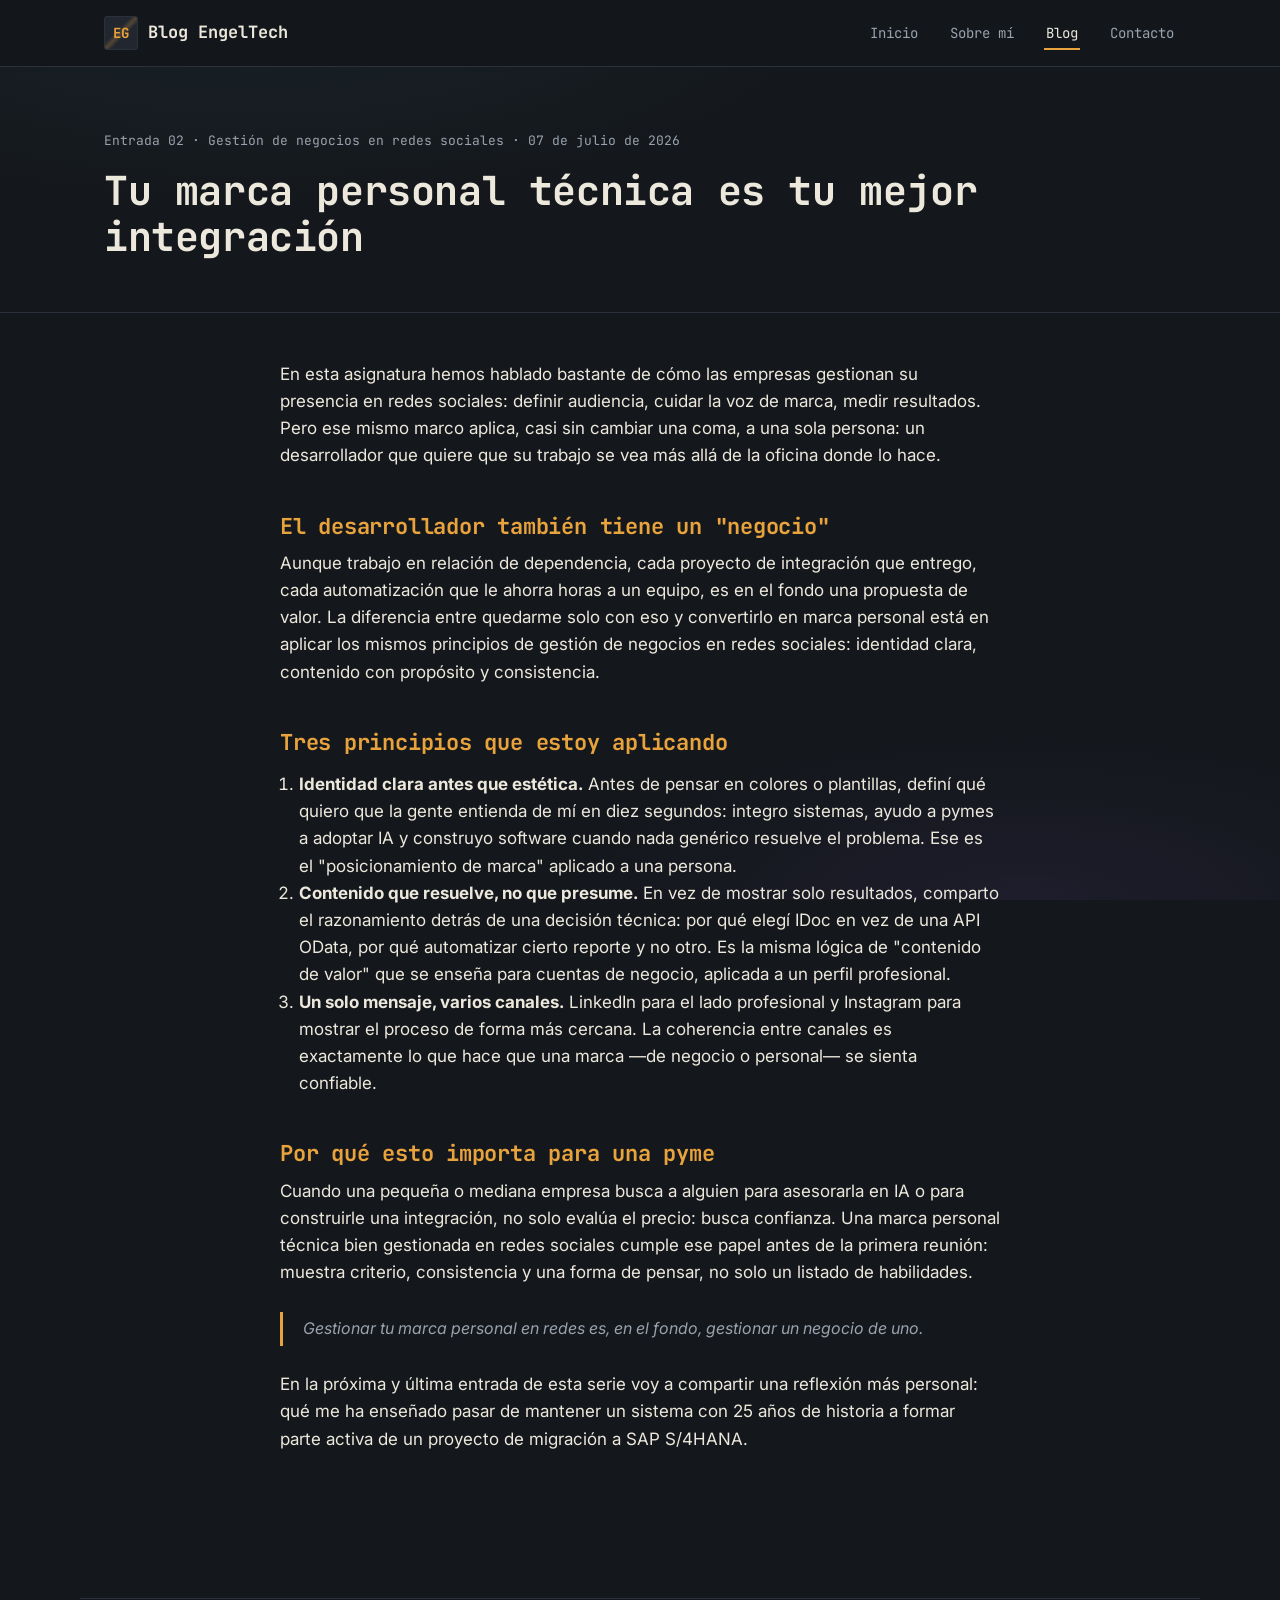
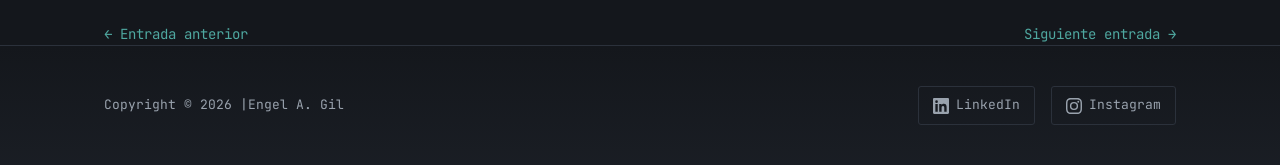
<file: posts/entrada-2-marca-personal-redes.html>
<!DOCTYPE html>
<html lang="es">
<head>
    <meta charset="UTF-8">
    <meta name="viewport" content="width=device-width, initial-scale=1.0">
    <title>Blog EngelTech </title>
    <meta name="description" content="Cómo un desarrollador de software puede aplicar gestión de negocios en redes sociales para construir marca personal.">
    <link rel="icon" href="../assets/favicon.svg" type="image/svg+xml">
    <link rel="preconnect" href="https://fonts.googleapis.com">
    <link rel="preconnect" href="https://fonts.gstatic.com" crossorigin>
    <link href="https://fonts.googleapis.com/css2?family=JetBrains+Mono:wght@400;500;700&family=Inter:wght@400;500;600&display=swap" rel="stylesheet">
    <link rel="stylesheet" href="../css/style.css">
</head>
<body>

  <header class="site-header">
    <nav class="nav">
      <a href="../index.html" class="logo">
        <span class="logo-mark">EG</span>
        Blog EngelTech
      </a>
      <button class="nav-toggle" aria-label="Abrir menú" aria-expanded="false">☰</button>
      <ul class="nav-links">
        <li><a href="../index.html">Inicio</a></li>
        <li><a href="../sobre-mi.html">Sobre mí</a></li>
        <li><a href="../blog.html" aria-current="page">Blog</a></li>
        <li><a href="../contacto.html">Contacto</a></li>
      </ul>
    </nav>
  </header>

  <main>
    <header class="post-header">
      <div class="container">
        <p class="meta">Entrada 02 · Gestión de negocios en redes sociales · 07 de julio de 2026</p>
        <h1>Tu marca personal técnica es tu mejor integración</h1>
      </div>
    </header>

    <article class="post-body container">
      <p>
        En esta asignatura hemos hablado bastante de cómo las empresas gestionan su presencia en
        redes sociales: definir audiencia, cuidar la voz de marca, medir resultados. Pero ese mismo
        marco aplica, casi sin cambiar una coma, a una sola persona: un desarrollador que quiere que
        su trabajo se vea más allá de la oficina donde lo hace.
      </p>

      <h2>El desarrollador también tiene un "negocio"</h2>
      <p>
        Aunque trabajo en relación de dependencia, cada proyecto de integración que entrego, cada
        automatización que le ahorra horas a un equipo, es en el fondo una propuesta de valor. La
        diferencia entre quedarme solo con eso y convertirlo en marca personal está en aplicar los
        mismos principios de gestión de negocios en redes sociales: identidad clara, contenido con
        propósito y consistencia.
      </p>

      <h2>Tres principios que estoy aplicando</h2>
      <ol>
        <li>
          <strong>Identidad clara antes que estética.</strong> Antes de pensar en colores o plantillas,
          definí qué quiero que la gente entienda de mí en diez segundos: integro sistemas, ayudo a
          pymes a adoptar IA y construyo software cuando nada genérico resuelve el problema. Ese es
          el "posicionamiento de marca" aplicado a una persona.
        </li>
        <li>
          <strong>Contenido que resuelve, no que presume.</strong> En vez de mostrar solo resultados,
          comparto el razonamiento detrás de una decisión técnica: por qué elegí IDoc en vez de una
          API OData, por qué automatizar cierto reporte y no otro. Es la misma lógica de "contenido
          de valor" que se enseña para cuentas de negocio, aplicada a un perfil profesional.
        </li>
        <li>
          <strong>Un solo mensaje, varios canales.</strong> LinkedIn para el lado profesional y
          Instagram para mostrar el proceso de forma más cercana. La coherencia entre canales es
          exactamente lo que hace que una marca —de negocio o personal— se sienta confiable.
        </li>
      </ol>

      <h2>Por qué esto importa para una pyme</h2>
      <p>
        Cuando una pequeña o mediana empresa busca a alguien para asesorarla en IA o para construirle
        una integración, no solo evalúa el precio: busca confianza. Una marca personal técnica bien
        gestionada en redes sociales cumple ese papel antes de la primera reunión: muestra criterio,
        consistencia y una forma de pensar, no solo un listado de habilidades.
      </p>

      <blockquote>
        Gestionar tu marca personal en redes es, en el fondo, gestionar un negocio de uno.
      </blockquote>

      <p>
        En la próxima y última entrada de esta serie voy a compartir una reflexión más personal:
        qué me ha enseñado pasar de mantener un sistema con 25 años de historia a formar parte activa
        de un proyecto de migración a SAP S/4HANA.
      </p>
    </article>

    <nav class="post-nav container">
      <a href="entrada-1-bienvenida.html">← Entrada anterior</a>
      <a href="entrada-3-reflexion.html">Siguiente entrada →</a>
    </nav>
  </main>

  <footer class="site-footer">
      <div class="container footer-grid">
          <p>Copyright &copy; <span data-year></span> |Engel A. Gil </p>
          <div class="social-links">
              <a href="https://www.linkedin.com/in/engelgil/" target="_blank" rel="noopener" aria-label="LinkedIn">
                  <svg xmlns="http://www.w3.org/2000/svg" width="16" height="16" viewBox="0 0 24 24" fill="currentColor" aria-hidden="true">
                      <path d="M20.447 20.452H16.89v-5.569c0-1.328-.027-3.037-1.852-3.037-1.853 0-2.136 1.445-2.136 2.939v5.667H9.351V9h3.414v1.561h.046c.477-.9 1.637-1.85 3.37-1.85 3.601 0 4.267 2.37 4.267 5.455v6.286zM5.337 7.433a1.98 1.98 0 1 1 0-3.96 1.98 1.98 0 0 1 0 3.96zm1.782 13.019H3.555V9h3.564v11.452zM22.225 0H1.771C.792 0 0 .774 0 1.729v20.542C0 23.227.792 24 1.771 24h20.451C23.2 24 24 23.227 24 22.271V1.729C24 .774 23.2 0 22.222 0h.003z" />
                  </svg>
                  LinkedIn
              </a>
              <a href="https://www.instagram.com/ENGEL_GIL20" target="_blank" rel="noopener" aria-label="Instagram">
                  <svg xmlns="http://www.w3.org/2000/svg" width="16" height="16" viewBox="0 0 24 24" fill="currentColor" aria-hidden="true">
                      <path d="M12 2.163c3.204 0 3.584.012 4.85.07 1.366.062 2.633.336 3.608 1.311.975.975 1.249 2.242 1.311 3.608.058 1.266.07 1.646.07 4.85s-.012 3.584-.07 4.85c-.062 1.366-.336 2.633-1.311 3.608-.975.975-2.242 1.249-3.608 1.311-1.266.058-1.646.07-4.85.07s-3.584-.012-4.85-.07c-1.366-.062-2.633-.336-3.608-1.311-.975-.975-1.249-2.242-1.311-3.608C2.175 15.584 2.163 15.204 2.163 12s.012-3.584.07-4.85c.062-1.366.336-2.633 1.311-3.608.975-.975 2.242-1.249 3.608-1.311C8.416 2.175 8.796 2.163 12 2.163zm0-2.163C8.741 0 8.333.014 7.053.072 5.197.157 3.355.673 2.014 2.014.673 3.355.157 5.197.072 7.053.014 8.333 0 8.741 0 12c0 3.259.014 3.668.072 4.948.085 1.856.601 3.698 1.942 5.038 1.341 1.341 3.183 1.857 5.038 1.942C8.333 23.986 8.741 24 12 24s3.668-.014 4.948-.072c1.856-.085 3.698-.601 5.038-1.942 1.341-1.341 1.857-3.183 1.942-5.038C23.986 15.668 24 15.259 24 12s-.014-3.668-.072-4.948c-.085-1.856-.601-3.698-1.942-5.038C20.646.673 18.804.157 16.948.072 15.668.014 15.259 0 12 0zm0 5.838a6.162 6.162 0 1 0 0 12.324 6.162 6.162 0 0 0 0-12.324zm0 10.162a4 4 0 1 1 0-8 4 4 0 0 1 0 8zm6.406-11.845a1.44 1.44 0 1 0 0 2.881 1.44 1.44 0 0 0 0-2.881z" />
                  </svg>
                  Instagram
              </a>
          </div>
      </div>
  </footer>

  <script src="../js/main.js"></script>
</body>
</html>
</file>
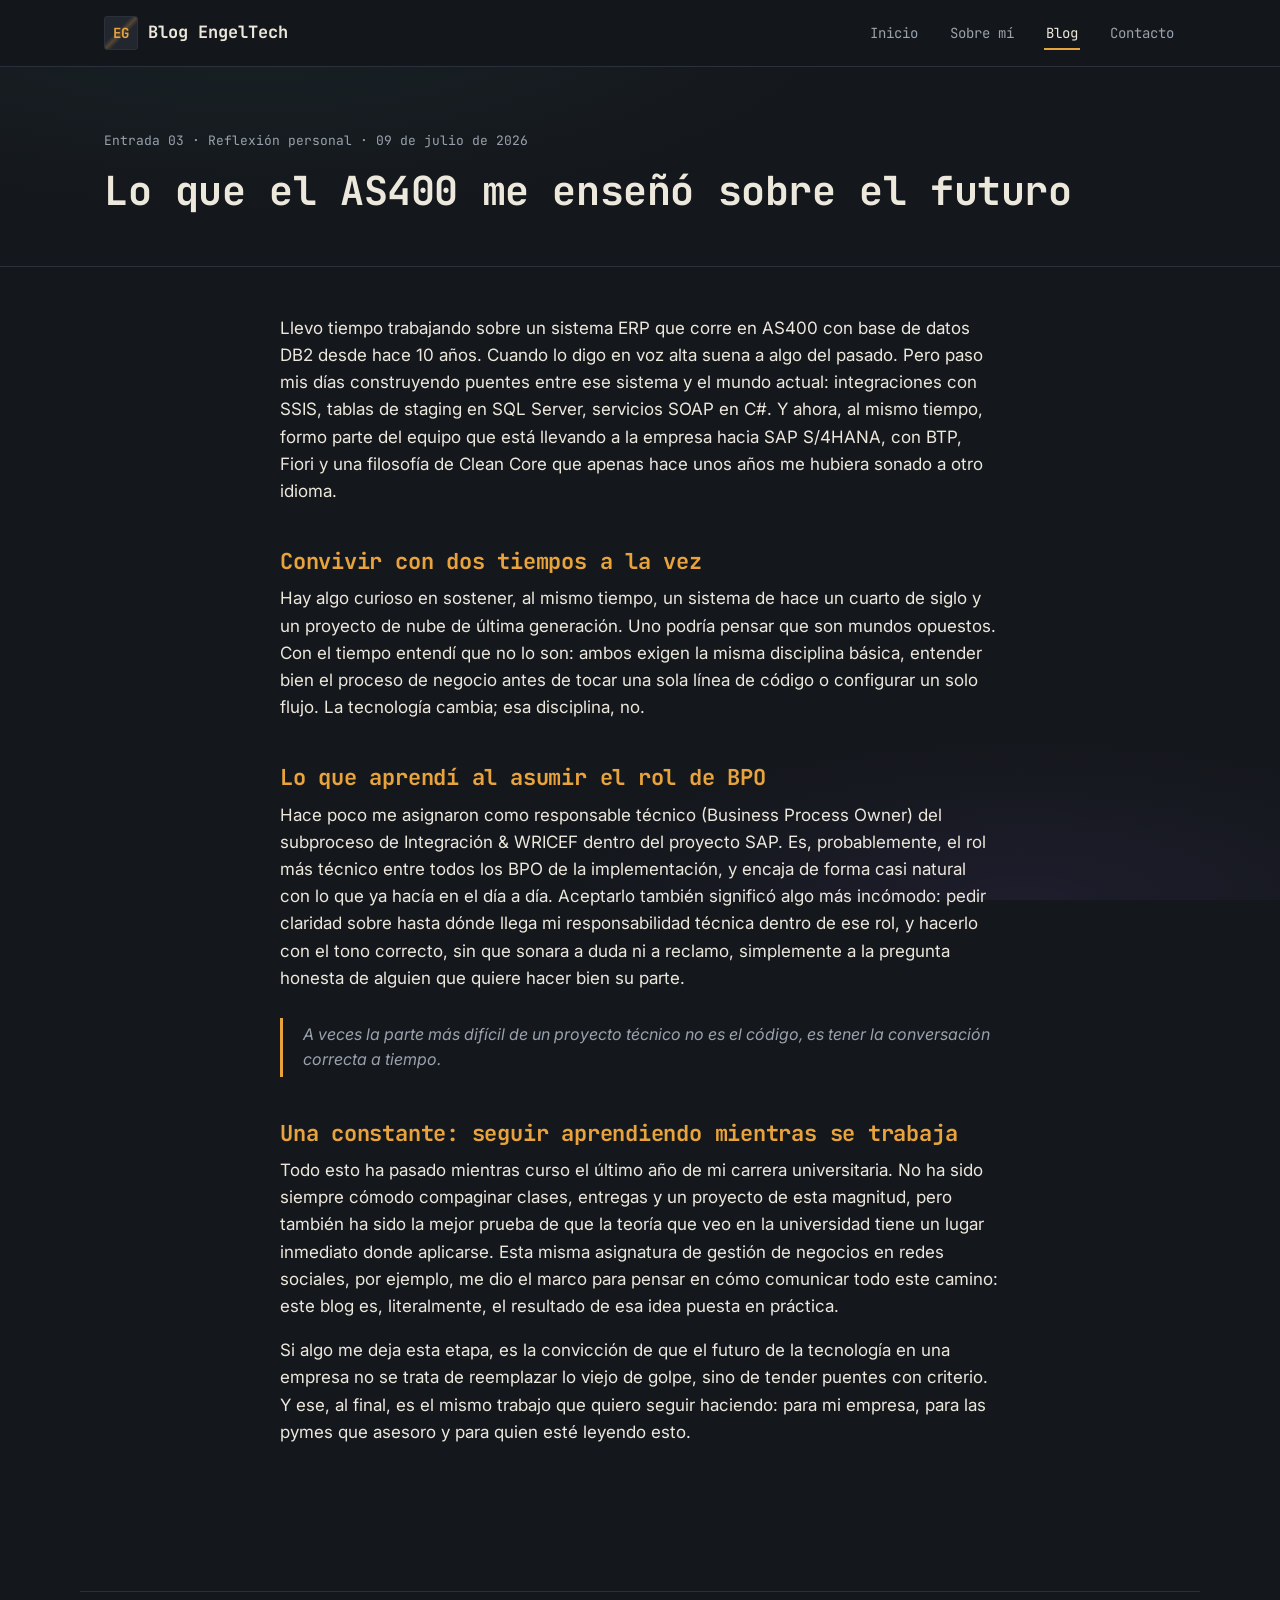
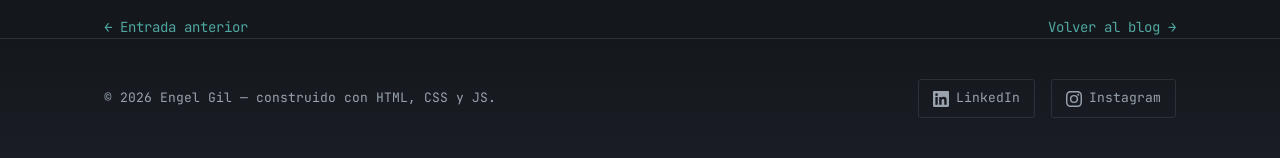
<file: posts/entrada-3-reflexion.html>
<!DOCTYPE html>
<html lang="es">
<head>
    <meta charset="UTF-8">
    <meta name="viewport" content="width=device-width, initial-scale=1.0">
    <title>Blog EngelTech </title>
    <meta name="description" content="Reflexión personal de Engel Gil sobre la transición de un sistema legacy AS400 hacia un proyecto de migración a SAP S/4HANA.">
    <link rel="icon" href="../assets/favicon.svg" type="image/svg+xml">
    <link rel="preconnect" href="https://fonts.googleapis.com">
    <link rel="preconnect" href="https://fonts.gstatic.com" crossorigin>
    <link href="https://fonts.googleapis.com/css2?family=JetBrains+Mono:wght@400;500;700&family=Inter:wght@400;500;600&display=swap" rel="stylesheet">
    <link rel="stylesheet" href="../css/style.css">
</head>
<body>

  <header class="site-header">
    <nav class="nav">
      <a href="../index.html" class="logo">
        <span class="logo-mark">EG</span>
        Blog EngelTech
      </a>
      <button class="nav-toggle" aria-label="Abrir menú" aria-expanded="false">☰</button>
      <ul class="nav-links">
        <li><a href="../index.html">Inicio</a></li>
        <li><a href="../sobre-mi.html">Sobre mí</a></li>
        <li><a href="../blog.html" aria-current="page">Blog</a></li>
        <li><a href="../contacto.html">Contacto</a></li>
      </ul>
    </nav>
  </header>

  <main>
    <header class="post-header">
      <div class="container">
        <p class="meta">Entrada 03 · Reflexión personal · 09 de julio de 2026</p>
        <h1>Lo que el AS400 me enseñó sobre el futuro</h1>
      </div>
    </header>

    <article class="post-body container">
      <p>
        Llevo tiempo trabajando sobre un sistema ERP que corre en AS400 con base de datos DB2 desde
        hace 10 años. Cuando lo digo en voz alta suena a algo del pasado. Pero paso mis días
        construyendo puentes entre ese sistema y el mundo actual: integraciones con SSIS, tablas de
        staging en SQL Server, servicios SOAP en C#. Y ahora, al mismo tiempo, formo parte del
        equipo que está llevando a la empresa hacia SAP S/4HANA, con BTP, Fiori y una filosofía de
        Clean Core que apenas hace unos años me hubiera sonado a otro idioma.
      </p>

      <h2>Convivir con dos tiempos a la vez</h2>
      <p>
        Hay algo curioso en sostener, al mismo tiempo, un sistema de hace un cuarto de siglo y un
        proyecto de nube de última generación. Uno podría pensar que son mundos opuestos. Con el
        tiempo entendí que no lo son: ambos exigen la misma disciplina básica, entender bien el
        proceso de negocio antes de tocar una sola línea de código o configurar un solo flujo.
        La tecnología cambia; esa disciplina, no.
      </p>

      <h2>Lo que aprendí al asumir el rol de BPO</h2>
      <p>
        Hace poco me asignaron como responsable técnico (Business Process Owner) del subproceso de
        Integración &amp; WRICEF dentro del proyecto SAP. Es, probablemente, el rol más técnico entre
        todos los BPO de la implementación, y encaja de forma casi natural con lo que ya hacía en el
        día a día. Aceptarlo también significó algo más incómodo: pedir claridad sobre hasta dónde
        llega mi responsabilidad técnica dentro de ese rol, y hacerlo con el tono correcto, sin que
        sonara a duda ni a reclamo, simplemente a la pregunta honesta de alguien que quiere hacer
        bien su parte.
      </p>

      <blockquote>
        A veces la parte más difícil de un proyecto técnico no es el código, es tener la conversación correcta a tiempo.
      </blockquote>

      <h2>Una constante: seguir aprendiendo mientras se trabaja</h2>
      <p>
        Todo esto ha pasado mientras curso el último año de mi carrera universitaria. No ha sido
        siempre cómodo compaginar clases, entregas y un proyecto de esta magnitud, pero también ha
        sido la mejor prueba de que la teoría que veo en la universidad tiene un lugar inmediato
        donde aplicarse. Esta misma asignatura de gestión de negocios en redes sociales, por ejemplo,
        me dio el marco para pensar en cómo comunicar todo este camino: este blog es, literalmente,
        el resultado de esa idea puesta en práctica.
      </p>

      <p>
        Si algo me deja esta etapa, es la convicción de que el futuro de la tecnología en una empresa
        no se trata de reemplazar lo viejo de golpe, sino de tender puentes con criterio. Y ese, al
        final, es el mismo trabajo que quiero seguir haciendo: para mi empresa, para las pymes que
        asesoro y para quien esté leyendo esto.
      </p>
    </article>

    <nav class="post-nav container">
      <a href="entrada-2-marca-personal-redes.html">← Entrada anterior</a>
      <a href="../blog.html">Volver al blog →</a>
    </nav>
  </main>

  <footer class="site-footer">
      <div class="container footer-grid">
          <p>© <span data-year></span> Engel Gil — construido con HTML, CSS y JS.</p>
          <div class="social-links">
              <a href="https://www.linkedin.com/in/engelgil/" target="_blank" rel="noopener" aria-label="LinkedIn">
                  <svg xmlns="http://www.w3.org/2000/svg" width="16" height="16" viewBox="0 0 24 24" fill="currentColor" aria-hidden="true">
                      <path d="M20.447 20.452H16.89v-5.569c0-1.328-.027-3.037-1.852-3.037-1.853 0-2.136 1.445-2.136 2.939v5.667H9.351V9h3.414v1.561h.046c.477-.9 1.637-1.85 3.37-1.85 3.601 0 4.267 2.37 4.267 5.455v6.286zM5.337 7.433a1.98 1.98 0 1 1 0-3.96 1.98 1.98 0 0 1 0 3.96zm1.782 13.019H3.555V9h3.564v11.452zM22.225 0H1.771C.792 0 0 .774 0 1.729v20.542C0 23.227.792 24 1.771 24h20.451C23.2 24 24 23.227 24 22.271V1.729C24 .774 23.2 0 22.222 0h.003z" />
                  </svg>
                  LinkedIn
              </a>
              <a href="https://www.instagram.com/ENGEL_GIL20" target="_blank" rel="noopener" aria-label="Instagram">
                  <svg xmlns="http://www.w3.org/2000/svg" width="16" height="16" viewBox="0 0 24 24" fill="currentColor" aria-hidden="true">
                      <path d="M12 2.163c3.204 0 3.584.012 4.85.07 1.366.062 2.633.336 3.608 1.311.975.975 1.249 2.242 1.311 3.608.058 1.266.07 1.646.07 4.85s-.012 3.584-.07 4.85c-.062 1.366-.336 2.633-1.311 3.608-.975.975-2.242 1.249-3.608 1.311-1.266.058-1.646.07-4.85.07s-3.584-.012-4.85-.07c-1.366-.062-2.633-.336-3.608-1.311-.975-.975-1.249-2.242-1.311-3.608C2.175 15.584 2.163 15.204 2.163 12s.012-3.584.07-4.85c.062-1.366.336-2.633 1.311-3.608.975-.975 2.242-1.249 3.608-1.311C8.416 2.175 8.796 2.163 12 2.163zm0-2.163C8.741 0 8.333.014 7.053.072 5.197.157 3.355.673 2.014 2.014.673 3.355.157 5.197.072 7.053.014 8.333 0 8.741 0 12c0 3.259.014 3.668.072 4.948.085 1.856.601 3.698 1.942 5.038 1.341 1.341 3.183 1.857 5.038 1.942C8.333 23.986 8.741 24 12 24s3.668-.014 4.948-.072c1.856-.085 3.698-.601 5.038-1.942 1.341-1.341 1.857-3.183 1.942-5.038C23.986 15.668 24 15.259 24 12s-.014-3.668-.072-4.948c-.085-1.856-.601-3.698-1.942-5.038C20.646.673 18.804.157 16.948.072 15.668.014 15.259 0 12 0zm0 5.838a6.162 6.162 0 1 0 0 12.324 6.162 6.162 0 0 0 0-12.324zm0 10.162a4 4 0 1 1 0-8 4 4 0 0 1 0 8zm6.406-11.845a1.44 1.44 0 1 0 0 2.881 1.44 1.44 0 0 0 0-2.881z" />
                  </svg>
                  Instagram
              </a>
          </div>
      </div>
  </footer>

  <script src="../js/main.js"></script>
</body>
</html>
</file>
<file: css/style.css>
/* ==========================================================================
   Engel Gil — Integración & IA para pymes
   Sistema de diseño: terminal de desarrollador + trazo de circuito.
   ========================================================================== */

:root {
  /* Color */
  --bg:        #14171C;   /* grafito profundo, base */
  --bg-alt:    #1B1F26;   /* tarjetas / paneles */
  --bg-raised: #21262F;   /* elementos elevados / hover */
  --line:      #2B313B;   /* bordes y divisores */
  --ink:       #EDE8DC;   /* texto principal, blanco cálido */
  --muted:     #99A2AD;   /* texto secundario */
  --accent:    #E8A33D;   /* ámbar — traza de circuito / soldadura */
  --accent-2:  #4FA8A0;   /* verde azulado — estado "conectado" */
  --danger:    #D9684F;
  --purple:    #9B6DFF;
  --pink:      #E86FAD;
  --cyan:      #3DD6F5;

  /* Tipografía */
  --font-mono: 'JetBrains Mono', 'Courier New', monospace;
  --font-sans: 'Inter', -apple-system, BlinkMacSystemFont, 'Segoe UI', sans-serif;

  /* Layout */
  --max-w: 1120px;
  --radius: 3px;
  --gap: 24px;
}

* { box-sizing: border-box; }

html {
  scroll-behavior: smooth;
}

body {
  margin: 0;
  background: var(--bg);
  background-image:
    radial-gradient(ellipse 80% 40% at 20% 0%, rgba(79,168,160,0.08) 0%, transparent 60%),
    radial-gradient(ellipse 60% 30% at 80% 100%, rgba(155,109,255,0.07) 0%, transparent 60%);
  background-attachment: fixed;
  color: var(--ink);
  font-family: var(--font-sans);
  font-size: 16px;
  line-height: 1.6;
  -webkit-font-smoothing: antialiased;
}

img { max-width: 100%; display: block; }

a {
  color: var(--accent-2);
  text-decoration: none;
}
a:hover { text-decoration: underline; }

h1, h2, h3, h4 {
  font-family: var(--font-mono);
  font-weight: 700;
  line-height: 1.15;
  margin: 0 0 0.5em 0;
  letter-spacing: -0.01em;
}

p { margin: 0 0 1em 0; }

.container {
  max-width: var(--max-w);
  margin: 0 auto;
  padding: 0 24px;
}

/* Foco visible para accesibilidad de teclado */
a:focus-visible,
button:focus-visible,
input:focus-visible,
textarea:focus-visible {
  outline: 2px solid var(--accent);
  outline-offset: 3px;
}

@media (prefers-reduced-motion: reduce) {
  * { animation: none !important; transition: none !important; }
}

/* ---------- Eyebrow / prompt de terminal ---------- */
.prompt {
  font-family: var(--font-mono);
  font-size: 13px;
  color: var(--accent-2);
  display: inline-flex;
  align-items: center;
  gap: 8px;
  margin-bottom: 14px;
  letter-spacing: 0.02em;
}
.prompt::before { content: "$"; color: var(--accent); }
.prompt .cursor {
  display: inline-block;
  width: 8px;
  height: 15px;
  background: var(--accent);
  animation: blink 1.1s steps(1) infinite;
}
@keyframes blink { 50% { opacity: 0; } }

/* ---------- Header / navegación ---------- */
.site-header {
  position: sticky;
  top: 0;
  z-index: 50;
  background: rgba(20, 23, 28, 0.92);
  backdrop-filter: blur(6px);
  border-bottom: 1px solid var(--line);
}

.nav {
  display: flex;
  align-items: center;
  justify-content: space-between;
  padding: 16px 24px;
  max-width: var(--max-w);
  margin: 0 auto;
}

.logo {
  display: flex;
  align-items: center;
  gap: 10px;
  font-family: var(--font-mono);
  font-weight: 700;
  color: var(--ink);
  font-size: 17px;
}
.logo:hover { text-decoration: none; }

.logo-mark {
  width: 34px;
  height: 34px;
  border-radius: var(--radius);
  background: var(--bg-raised);
  border: 1px solid var(--line);
  display: flex;
  align-items: center;
  justify-content: center;
  color: var(--accent);
  font-size: 14px;
  position: relative;
  overflow: hidden;
}
.logo-mark::after {
  content: "";
  position: absolute;
  inset: 0;
  background: linear-gradient(135deg, transparent 40%, rgba(232,163,61,0.25) 50%, transparent 60%);
}

.nav-links {
  display: flex;
  gap: 28px;
  list-style: none;
  margin: 0;
  padding: 0;
  font-family: var(--font-mono);
  font-size: 14px;
}
.nav-links a {
  color: var(--muted);
  padding: 6px 2px;
  border-bottom: 2px solid transparent;
}
.nav-links a:hover,
.nav-links a[aria-current="page"] {
  color: var(--ink);
  text-decoration: none;
  border-bottom-color: var(--accent);
}

.nav-toggle {
  display: none;
  background: none;
  border: 1px solid var(--line);
  border-radius: var(--radius);
  color: var(--ink);
  width: 40px;
  height: 40px;
  cursor: pointer;
  font-size: 18px;
}

@media (max-width: 720px) {
  .nav-toggle { display: block; }
  .nav-links {
    position: absolute;
    top: 100%;
    left: 0;
    right: 0;
    background: var(--bg-alt);
    border-bottom: 1px solid var(--line);
    flex-direction: column;
    gap: 0;
    padding: 8px 0;
    display: none;
  }
  .nav-links.open { display: flex; }
  .nav-links a {
    padding: 14px 24px;
    border-bottom: 1px solid var(--line);
    width: 100%;
    display: block;
  }
}

/* ---------- Hero ---------- */
.hero {
  padding: 88px 0 64px;
  border-bottom: 1px solid var(--line);
  position: relative;
  overflow: hidden;
}
.hero::before {
  content: "";
  position: absolute;
  inset: 0;
  background:
    radial-gradient(ellipse 70% 60% at 10% 50%, rgba(79,168,160,0.12) 0%, transparent 65%),
    radial-gradient(ellipse 50% 50% at 90% 20%, rgba(232,163,61,0.10) 0%, transparent 60%),
    radial-gradient(ellipse 40% 40% at 70% 90%, rgba(155,109,255,0.08) 0%, transparent 55%);
  pointer-events: none;
  z-index: 0;
}
.hero > * { position: relative; z-index: 1; }
.hero .container { position: relative; z-index: 1; }

.hero-grid {
  display: grid;
  grid-template-columns: 1.1fr 0.9fr;
  gap: 48px;
  align-items: center;
}

@media (max-width: 860px) {
  .hero-grid { grid-template-columns: 1fr; }
}

.hero h1 {
  font-size: clamp(32px, 5vw, 52px);
  margin-bottom: 20px;
}
.hero h1 .accent { color: var(--accent); }

.hero-lead {
  color: var(--muted);
  font-size: 18px;
  max-width: 46ch;
}

.hero-actions {
  display: flex;
  gap: 14px;
  margin-top: 28px;
  flex-wrap: wrap;
}

/* ---------- Botones ---------- */
.btn {
  font-family: var(--font-mono);
  font-size: 14px;
  padding: 12px 20px;
  border-radius: var(--radius);
  border: 1px solid var(--line);
  cursor: pointer;
  display: inline-flex;
  align-items: center;
  gap: 8px;
}
.btn:hover { text-decoration: none; }

.btn-primary {
  background: var(--accent);
  color: #1B1206;
  border-color: var(--accent);
  font-weight: 700;
}
.btn-primary:hover { background: #f0ad52; }

.btn-ghost {
  background: transparent;
  color: var(--ink);
}
.btn-ghost:hover { border-color: var(--accent-2); color: var(--accent-2); }

/* ---------- Diagrama de integración (elemento firma) ---------- */
.circuit {
  width: 100%;
  height: auto;
}
.circuit .node-label {
  font-family: var(--font-mono);
  font-size: 11px;
  fill: var(--muted);
}
.circuit .node-box {
  fill: var(--bg-alt);
  stroke: var(--line);
}
.circuit .path-line {
  fill: none;
  stroke: var(--line);
  stroke-width: 2;
}
.circuit .path-draw {
  fill: none;
  stroke: var(--accent);
  stroke-width: 2;
  stroke-dasharray: 340;
  stroke-dashoffset: 340;
  animation: draw 2.6s ease forwards 0.3s;
}
@keyframes draw { to { stroke-dashoffset: 0; } }

.circuit .pulse {
  fill: var(--accent-2);
  animation: pulse-move 3.6s linear infinite;
  offset-rotate: 0deg;
}
@keyframes pulse-move {
  0% { offset-distance: 0%; opacity: 0; }
  6% { opacity: 1; }
  94% { opacity: 1; }
  100% { offset-distance: 100%; opacity: 0; }
}

/* ---------- Secciones ---------- */
.section {
  padding: 72px 0;
}
.section-alt {
  background: var(--bg-alt);
  border-top: 1px solid var(--line);
  border-bottom: 1px solid var(--line);
}
.section-head {
  margin-bottom: 40px;
  max-width: 60ch;
}
.section-head h2 { font-size: 28px; }
.section-head p { color: var(--muted); }

/* ---------- Tarjetas de servicio ---------- */
.services-grid {
  display: grid;
  grid-template-columns: repeat(3, 1fr);
  gap: var(--gap);
}
@media (max-width: 860px) {
  .services-grid { grid-template-columns: 1fr; }
}

.service-card {
  background: var(--bg-alt);
  border: 1px solid var(--line);
  border-radius: var(--radius);
  padding: 28px;
  transition: border-color 0.2s ease, transform 0.2s ease;
}
.service-card:hover {
  border-color: var(--accent-2);
  transform: translateY(-2px);
}
.service-card .tag {
  font-family: var(--font-mono);
  font-size: 12px;
  color: var(--accent);
  display: block;
  margin-bottom: 10px;
}
.service-card h3 { font-size: 18px; margin-bottom: 10px; }
.service-card p { color: var(--muted); font-size: 15px; margin-bottom: 0; }

/* ---------- Tarjetas de blog ---------- */
.posts-grid {
  display: grid;
  grid-template-columns: repeat(3, 1fr);
  gap: var(--gap);
}
@media (max-width: 860px) {
  .posts-grid { grid-template-columns: 1fr; }
}

.post-card {
  background: var(--bg-alt);
  border: 1px solid var(--line);
  border-radius: var(--radius);
  padding: 24px;
  display: flex;
  flex-direction: column;
  height: 100%;
  position: relative;
  overflow: hidden;
  transition: border-color 0.25s ease, transform 0.25s ease, box-shadow 0.25s ease;
}
.post-card::before {
  content: "";
  position: absolute;
  top: 0; left: 0; right: 0;
  height: 3px;
  background: linear-gradient(90deg, var(--accent), var(--accent-2));
  opacity: 0.7;
  transition: opacity 0.25s ease;
}
.post-card:hover {
  border-color: var(--accent-2);
  transform: translateY(-4px);
  box-shadow: 0 8px 32px rgba(79,168,160,0.18), 0 2px 8px rgba(0,0,0,0.4);
}
.post-card:hover::before {
  opacity: 1;
}
.post-card:nth-child(1)::before { background: linear-gradient(90deg, var(--accent), #f0ad52); }
.post-card:nth-child(2)::before { background: linear-gradient(90deg, var(--accent-2), var(--cyan)); }
.post-card:nth-child(3)::before { background: linear-gradient(90deg, var(--purple), var(--pink)); }
.post-card:nth-child(3):hover { border-color: var(--purple); box-shadow: 0 8px 32px rgba(155,109,255,0.18), 0 2px 8px rgba(0,0,0,0.4); }
.post-card .meta {
  font-family: var(--font-mono);
  font-size: 12px;
  color: var(--muted);
  margin-bottom: 12px;
  display: flex;
  gap: 10px;
}
.post-card .meta .num {
  color: var(--accent);
  font-weight: 700;
  text-shadow: 0 0 8px rgba(232,163,61,0.5);
}
.post-card:nth-child(2) .meta .num { color: var(--accent-2); text-shadow: 0 0 8px rgba(79,168,160,0.5); }
.post-card:nth-child(3) .meta .num { color: var(--purple); text-shadow: 0 0 8px rgba(155,109,255,0.5); }
.post-card h3 {
  font-size: 19px;
  margin-bottom: 10px;
}
.post-card h3 a { color: var(--ink); }
.post-card h3 a:hover { color: var(--accent-2); text-decoration: none; }
.post-card p { color: var(--muted); font-size: 14.5px; flex-grow: 1; }
.post-card .read-more {
  font-family: var(--font-mono);
  font-size: 13px;
  margin-top: 12px;
}
.post-card .read-more a { transition: color 0.2s ease; }
.post-card:nth-child(1) .read-more a { color: var(--accent); }
.post-card:nth-child(2) .read-more a { color: var(--accent-2); }
.post-card:nth-child(3) .read-more a { color: var(--purple); }

/* ---------- Contenido de artículo (post) ---------- */
.post-header {
  padding: 64px 0 32px;
  border-bottom: 1px solid var(--line);
}
.post-header .meta {
  font-family: var(--font-mono);
  font-size: 13px;
  color: var(--muted);
  margin-bottom: 16px;
}
.post-header h1 { font-size: clamp(28px, 4vw, 40px); }

.post-body {
  padding: 48px 0 80px;
  max-width: 72ch;
  margin: 0 auto;
}
.post-body h2 {
  font-size: 22px;
  margin-top: 2em;
  color: var(--accent);
}
.post-body p, .post-body li { color: var(--ink); font-size: 17px; }
.post-body ul, .post-body ol { padding-left: 1.2em; }
.post-body blockquote {
  border-left: 3px solid var(--accent);
  margin: 1.6em 0;
  padding: 4px 0 4px 20px;
  color: var(--muted);
  font-style: italic;
}
.post-nav {
  display: flex;
  justify-content: space-between;
  border-top: 1px solid var(--line);
  padding-top: 24px;
  margin-top: 48px;
  font-family: var(--font-mono);
  font-size: 14px;
}

/* ---------- Timeline (sobre mí) ---------- */
.timeline {
  border-left: 2px solid var(--line);
  padding-left: 28px;
  display: flex;
  flex-direction: column;
  gap: 32px;
}
.timeline-item { position: relative; }
.timeline-item::before {
  content: "";
  position: absolute;
  left: -34px;
  top: 4px;
  width: 10px;
  height: 10px;
  border-radius: 50%;
  background: var(--accent);
  box-shadow: 0 0 0 4px var(--bg);
}
.timeline-item .year {
  font-family: var(--font-mono);
  font-size: 13px;
  color: var(--accent-2);
}
.timeline-item h3 { font-size: 17px; margin: 4px 0 6px; }
.timeline-item p { color: var(--muted); margin: 0; }

/* ---------- Etiquetas / skills ---------- */
.tag-list {
  display: flex;
  flex-wrap: wrap;
  gap: 10px;
}
.skill-tag {
  font-family: var(--font-mono);
  font-size: 13px;
  border: 1px solid var(--line);
  border-radius: var(--radius);
  padding: 6px 12px;
  color: var(--muted);
}

/* ---------- Formulario de contacto ---------- */
.contact-grid {
  display: grid;
  grid-template-columns: 1fr 1fr;
  gap: 48px;
}
@media (max-width: 860px) {
  .contact-grid { grid-template-columns: 1fr; }
}

.field { margin-bottom: 20px; }
.field label {
  display: block;
  font-family: var(--font-mono);
  font-size: 13px;
  color: var(--muted);
  margin-bottom: 8px;
}
.field input, .field textarea {
  width: 100%;
  background: var(--bg-alt);
  border: 1px solid var(--line);
  border-radius: var(--radius);
  color: var(--ink);
  padding: 12px 14px;
  font-family: var(--font-sans);
  font-size: 15px;
}
.field textarea { min-height: 140px; resize: vertical; }

.contact-channels {
  display: flex;
  flex-direction: column;
  gap: 16px;
}
.channel {
  display: flex;
  align-items: center;
  gap: 14px;
  background: var(--bg-alt);
  border: 1px solid var(--line);
  border-radius: var(--radius);
  padding: 16px 18px;
}
.channel-icon {
  width: 38px;
  height: 38px;
  flex-shrink: 0;
  border-radius: var(--radius);
  background: var(--bg-raised);
  display: flex;
  align-items: center;
  justify-content: center;
  color: var(--accent);
}
.channel .label {
  font-family: var(--font-mono);
  font-size: 12px;
  color: var(--muted);
  display: block;
}
.channel .value { color: var(--ink); font-size: 15px; }

.form-status {
  font-family: var(--font-mono);
  font-size: 13px;
  color: var(--accent-2);
  margin-top: 8px;
  min-height: 1.2em;
}

/* ---------- Footer ---------- */
.site-footer {
  border-top: 1px solid var(--line);
  padding: 40px 0;
  background: linear-gradient(180deg, transparent, rgba(27,31,38,0.8));
}
.footer-grid {
  display: flex;
  justify-content: space-between;
  align-items: center;
  flex-wrap: wrap;
  gap: 16px;
}
.footer-grid p {
  color: var(--muted);
  font-size: 13px;
  margin: 0;
  font-family: var(--font-mono);
}
.social-links {
  display: flex;
  align-items: center;
  gap: 16px;
}
.social-links span {
  color: var(--muted);
  font-family: var(--font-mono);
  font-size: 13px;
}
.social-links a {
  display: inline-flex;
  align-items: center;
  gap: 7px;
  color: var(--muted);
  font-family: var(--font-mono);
  font-size: 13px;
  border: 1px solid var(--line);
  border-radius: var(--radius);
  padding: 8px 14px;
}
.social-links a svg {
  flex-shrink: 0;
}
.social-links a:hover {
  color: var(--accent-2);
  border-color: var(--accent-2);
  text-decoration: none;
  box-shadow: 0 0 12px rgba(79,168,160,0.2);
}

/* ---------- Utilidades ---------- */
.mt-0 { margin-top: 0; }
.text-center { text-align: center; }
</file>
